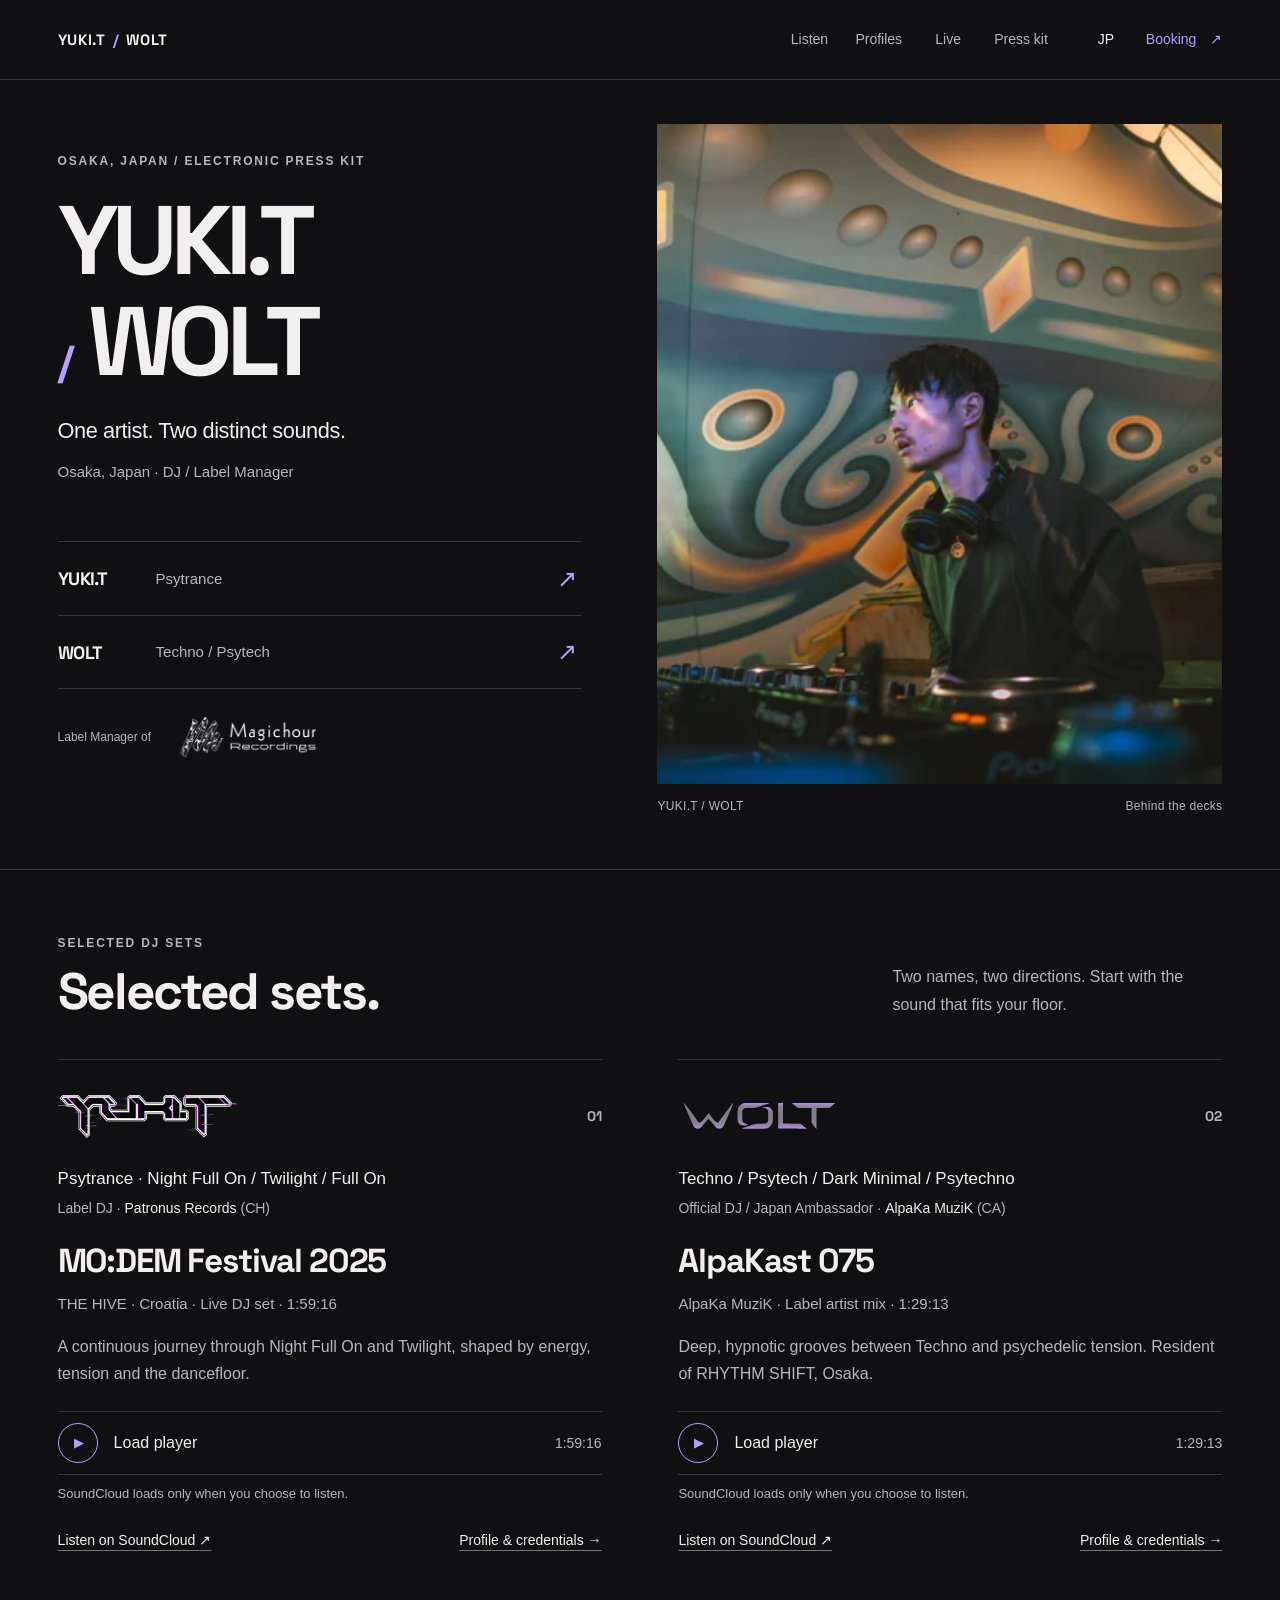
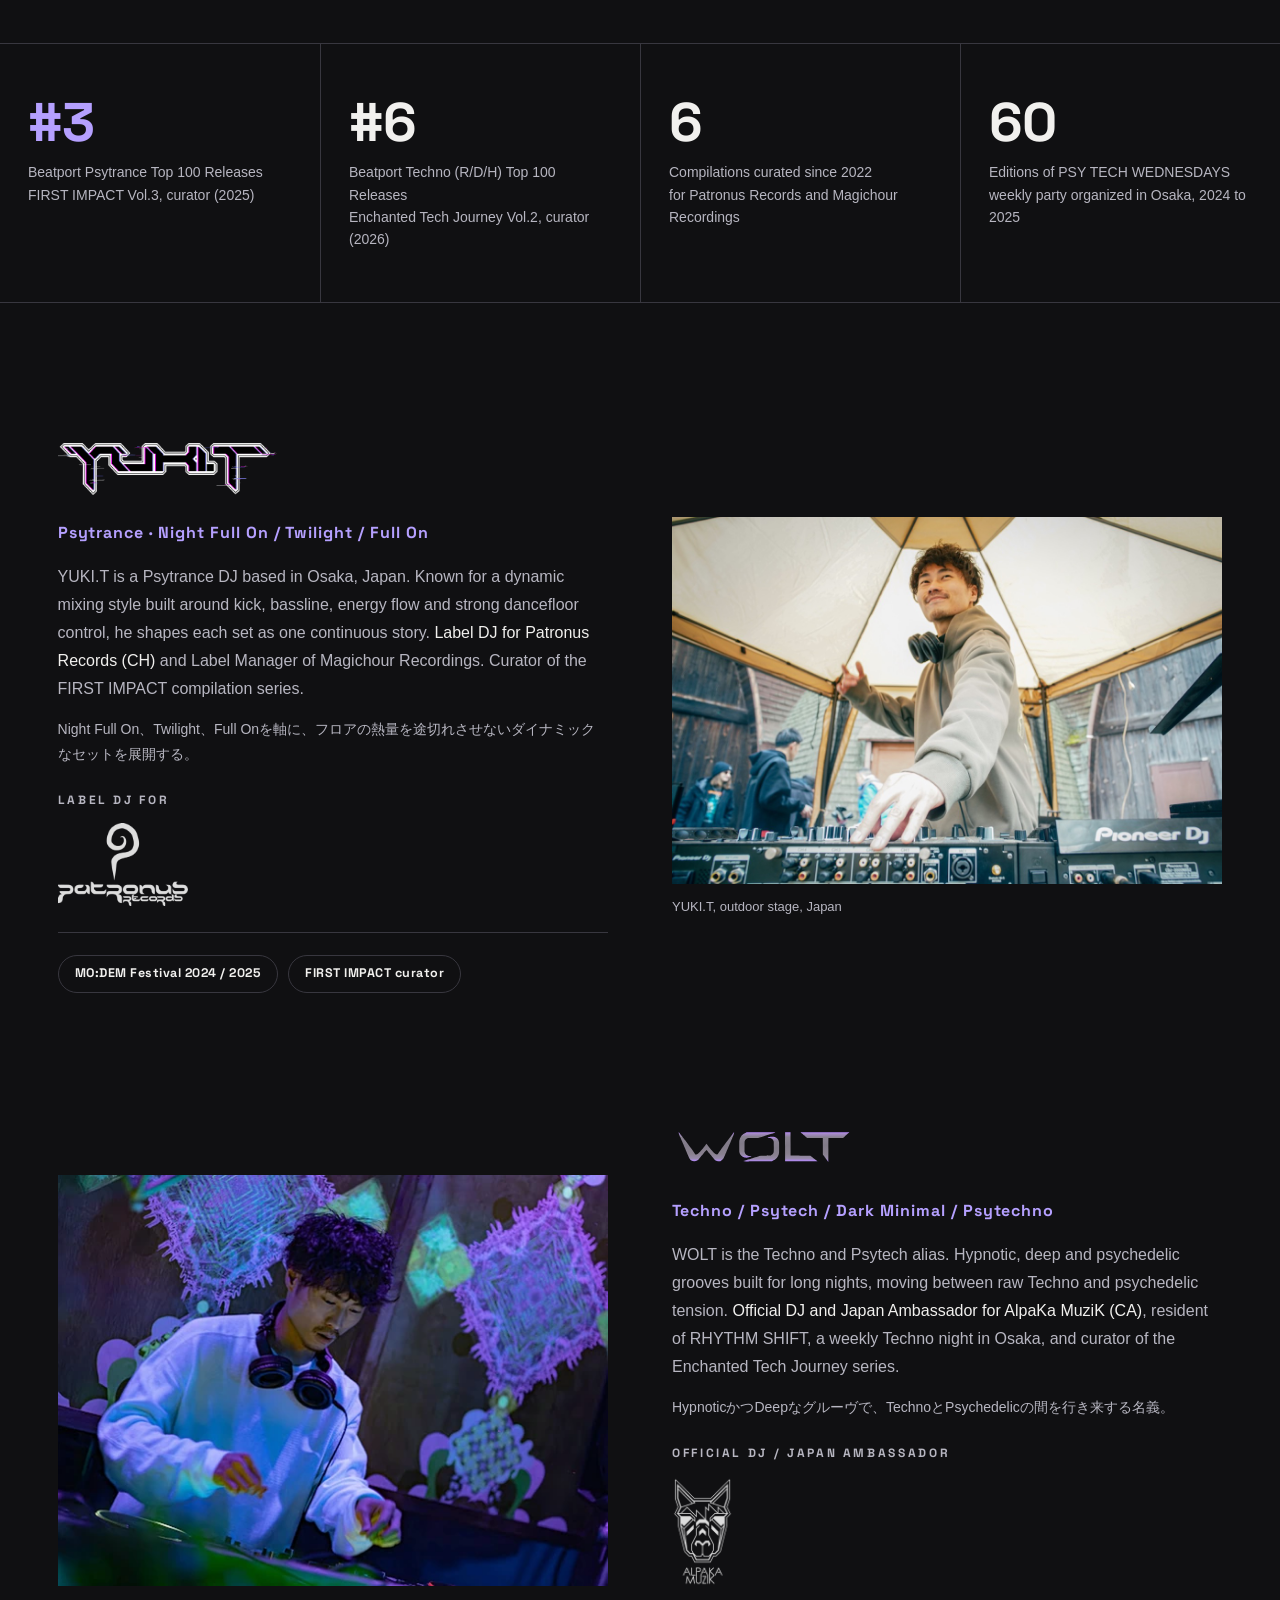
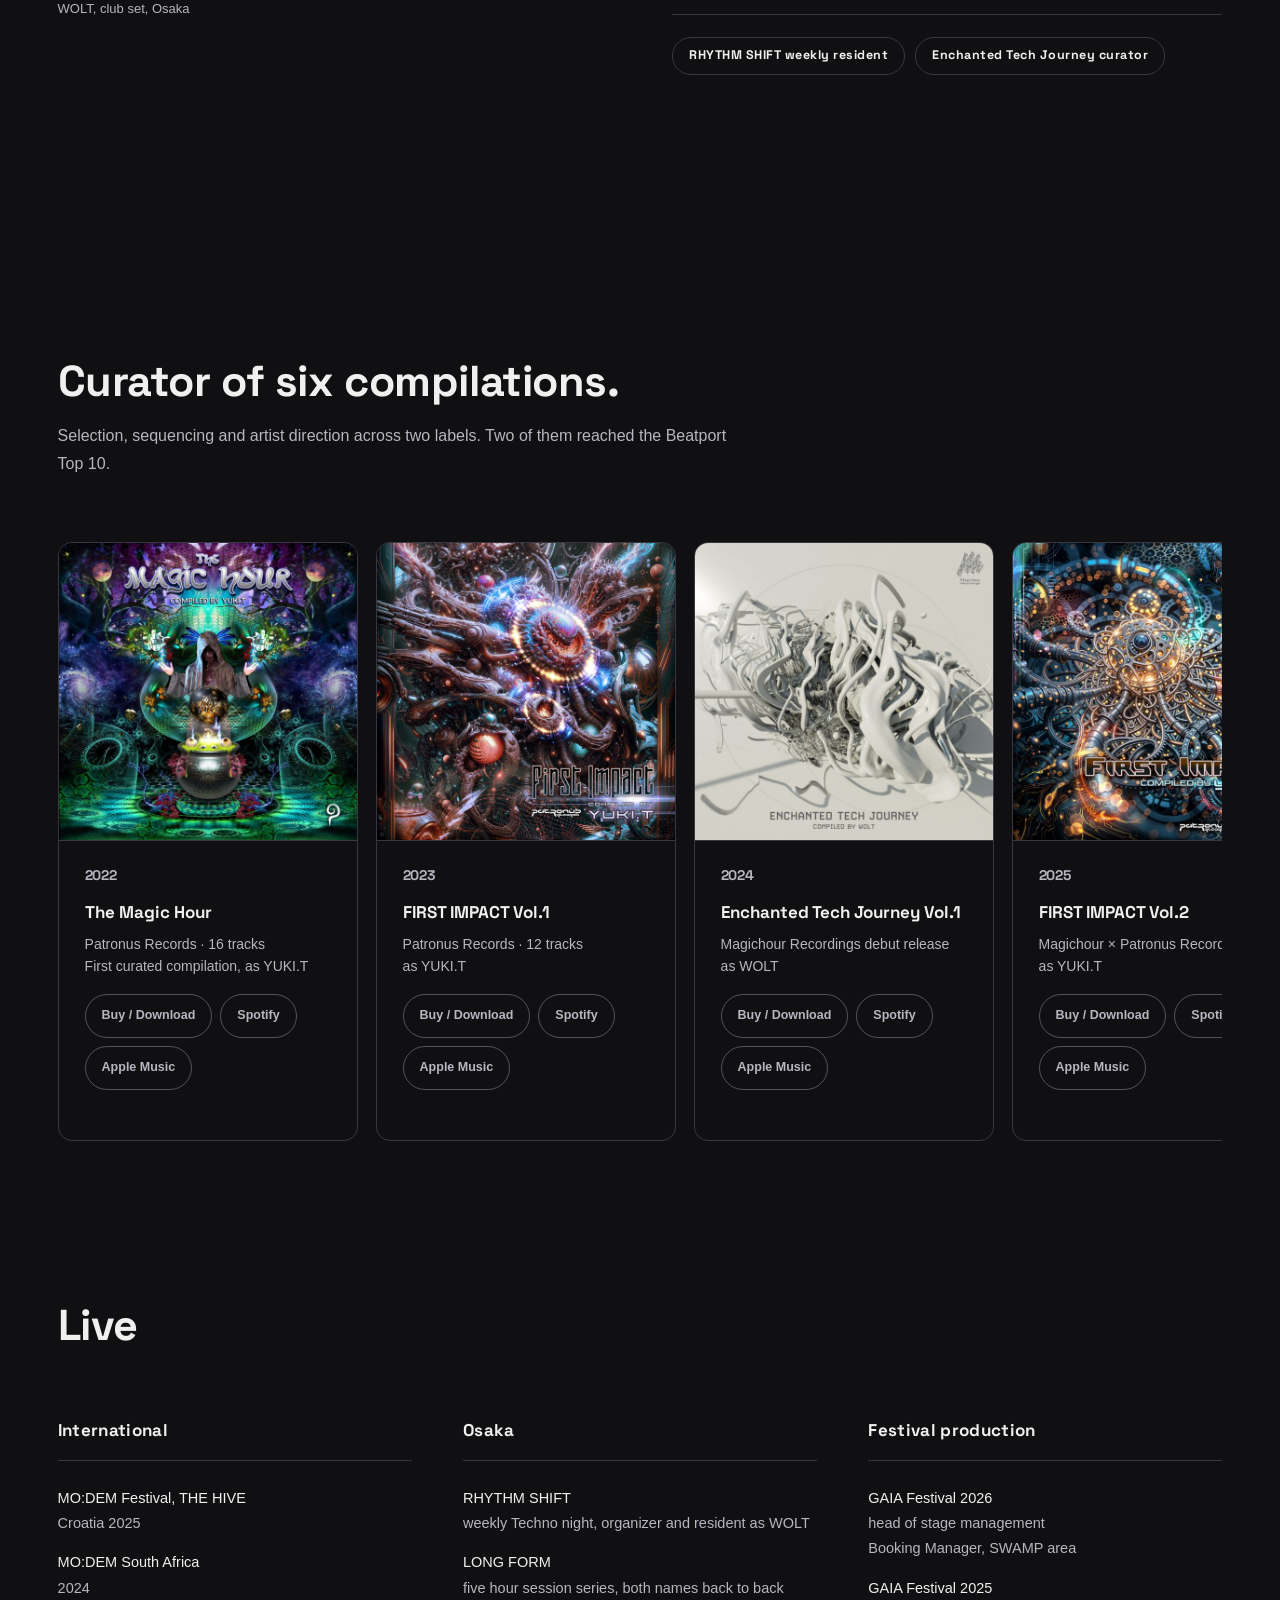
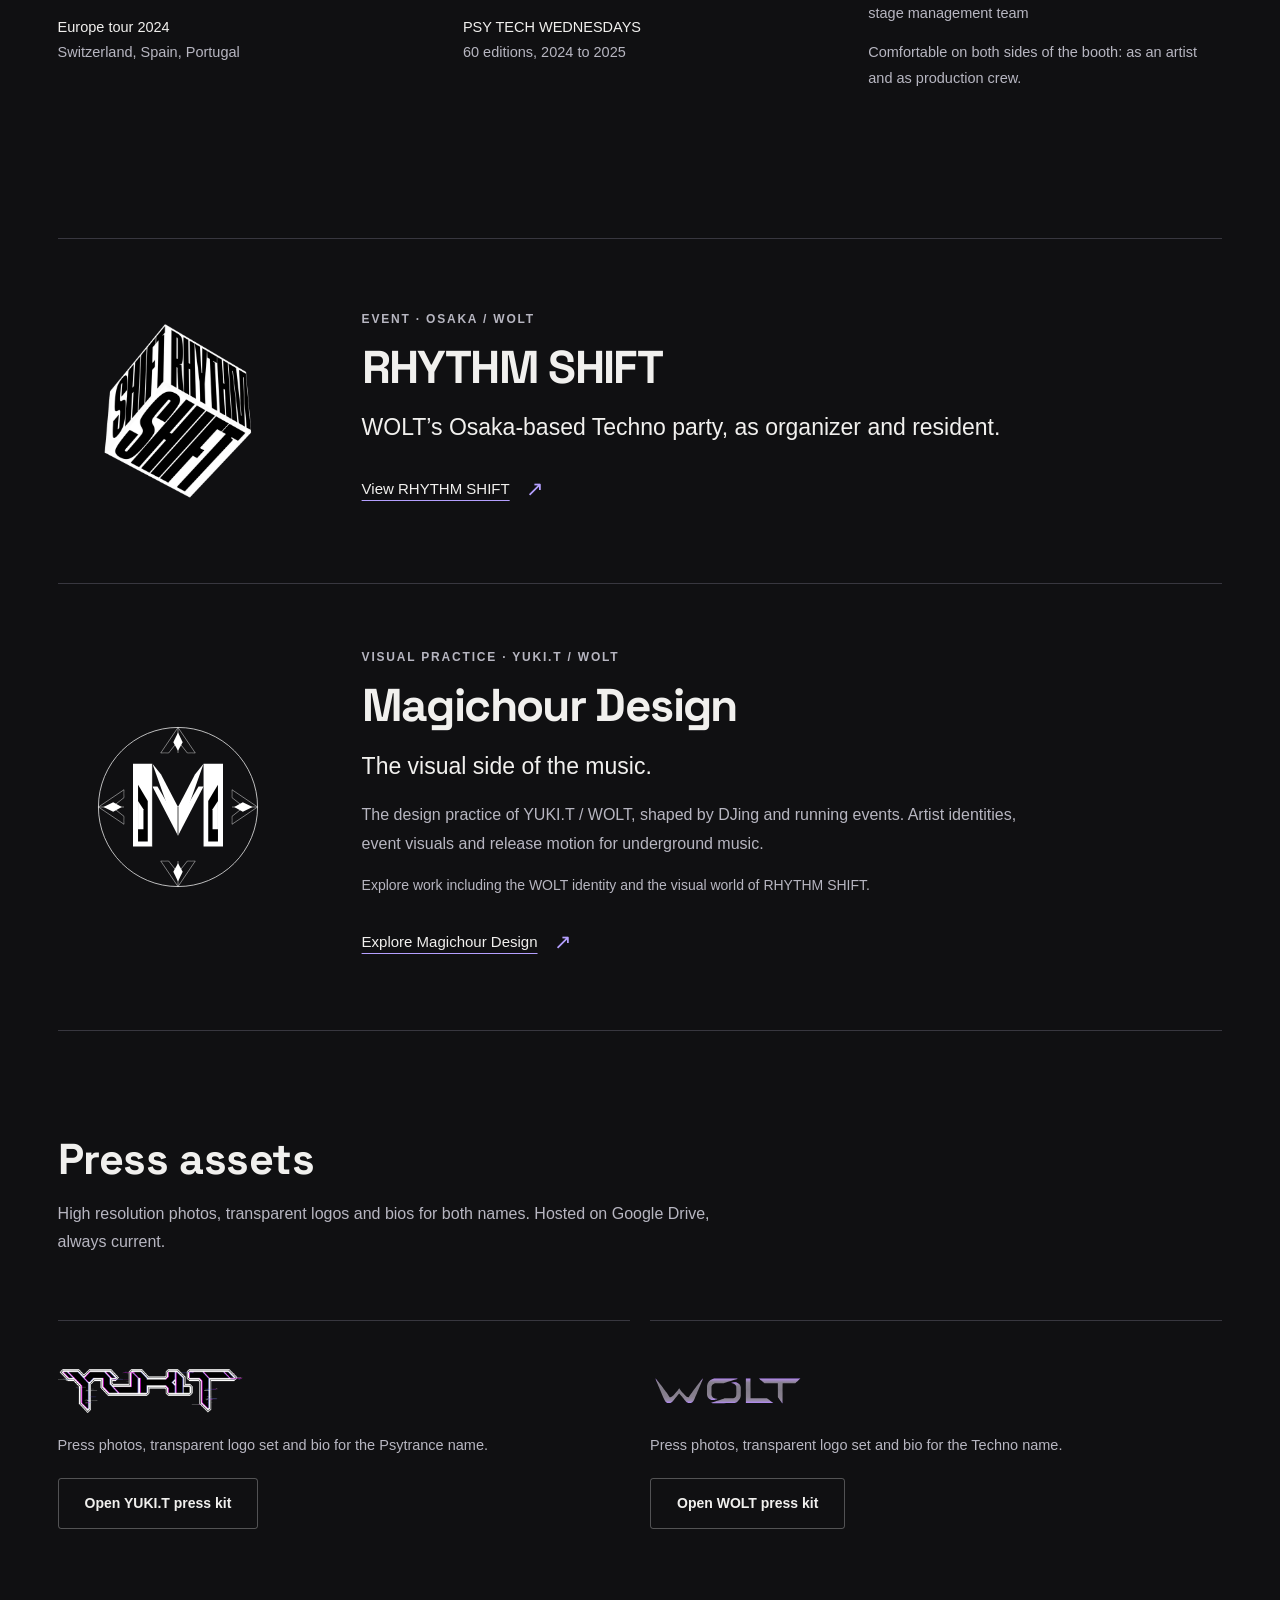
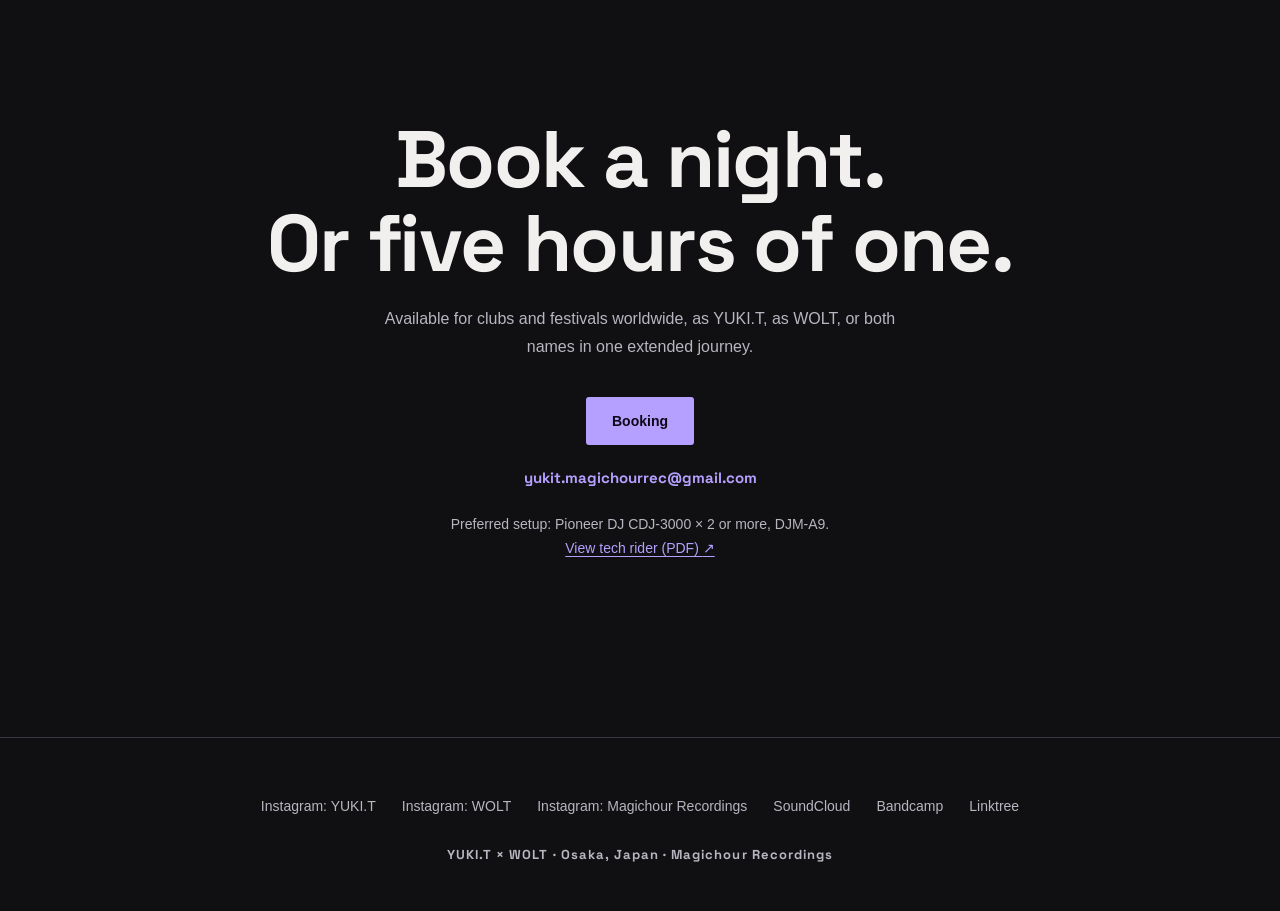
<file: index.html>
<!DOCTYPE html>
<html lang="en">
<head>
<meta charset="UTF-8">
<meta name="viewport" content="width=device-width, initial-scale=1.0">
<link rel="icon" type="image/svg+xml" href="favicon.svg">
<link rel="apple-touch-icon" sizes="180x180" href="apple-touch-icon.png">
<title>YUKI.T × WOLT | Press Kit | Psytrance / Techno DJ, Osaka Japan</title>
<meta name="description" content="Official press kit of YUKI.T and WOLT. Psytrance and Techno DJ based in Osaka, Japan. Beatport Top 10 curator on both names. Label Manager of Magichour Recordings.">
<meta name="referrer" content="strict-origin-when-cross-origin">
<link rel="canonical" href="https://yukimagichour-1112.github.io/yukit-wolt-epk/">
<link rel="alternate" hreflang="en" href="https://yukimagichour-1112.github.io/yukit-wolt-epk/">
<link rel="alternate" hreflang="ja" href="https://yukimagichour-1112.github.io/yukit-wolt-epk/index-ja.html">
<link rel="alternate" hreflang="x-default" href="https://yukimagichour-1112.github.io/yukit-wolt-epk/">
<meta property="og:title" content="YUKI.T × WOLT | Press Kit">
<meta property="og:description" content="Psytrance and Techno DJ based in Osaka, Japan. Beatport Top 10 curator on both names.">
<meta property="og:url" content="https://yukimagichour-1112.github.io/yukit-wolt-epk/">
<meta property="og:image" content="https://yukimagichour-1112.github.io/yukit-wolt-epk/assets/og-epk.jpg">
<meta property="og:type" content="website">
<meta property="og:locale" content="en_US">
<meta property="og:locale:alternate" content="ja_JP">
<meta name="twitter:card" content="summary_large_image">
<style>
  :root {
    --bg: #0a0a0d;
    --bg-raised: #101016;
    --line: rgba(255, 255, 255, .09);
    --text: #ececf1;
    --text-dim: #9b9ba6;
    --accent: #9d7bff;
    --accent-dim: rgba(157, 123, 255, .13);
    --font-display: "Space Grotesk", "Noto Sans JP", sans-serif;
    --font-body: "Noto Sans JP", sans-serif;
    --radius: 14px;
  }

  * { margin: 0; padding: 0; box-sizing: border-box; }
  html { scroll-behavior: smooth; }
  body {
    background: var(--bg);
    color: var(--text);
    font-family: var(--font-body);
    font-size: 16px;
    line-height: 1.8;
    overflow-x: hidden;
    -webkit-font-smoothing: antialiased;
  }
  ::selection { background: var(--accent); color: #0a0a0d; }
  img { max-width: 100%; height: auto; display: block; }
  a { color: inherit; text-decoration: none; }
  a:focus-visible { outline: 3px solid var(--accent); outline-offset: 4px; }
  .wrap { max-width: 1280px; margin: 0 auto; padding: 0 24px; }
  .skip-link {
    position: fixed; top: 8px; left: 12px; z-index: 100;
    padding: 10px 16px; border-radius: 8px;
    background: var(--accent); color: #0c0817; font-weight: 700;
    transform: translateY(-140%);
  }
  .skip-link:focus { transform: translateY(0); }

  .grain {
    position: fixed; inset: 0; z-index: 60; pointer-events: none;
    opacity: .05;
    background-image: url("data:image/svg+xml,%3Csvg xmlns='http://www.w3.org/2000/svg' width='160' height='160'%3E%3Cfilter id='n'%3E%3CfeTurbulence type='fractalNoise' baseFrequency='0.9' numOctaves='2'/%3E%3C/filter%3E%3Crect width='160' height='160' filter='url(%23n)' opacity='0.7'/%3E%3C/svg%3E");
  }

  .reveal {
    opacity: 0;
    transform: translateY(26px);
    transition: opacity .8s cubic-bezier(.16, 1, .3, 1), transform .8s cubic-bezier(.16, 1, .3, 1);
    transition-delay: calc(var(--i, 0) * 90ms);
  }
  .reveal.in { opacity: 1; transform: none; }

  /* =========== NAV =========== */
  nav {
    position: fixed; top: 0; left: 0; right: 0; z-index: 50;
    height: 64px;
    display: flex; align-items: center; justify-content: space-between;
    padding: 0 24px;
    background: rgba(10, 10, 13, .72);
    backdrop-filter: blur(14px);
    -webkit-backdrop-filter: blur(14px);
    border-bottom: 1px solid var(--line);
  }
  .nav-brand {
    font-family: var(--font-display);
    font-weight: 700; font-size: 15px; letter-spacing: .14em;
  }
  .nav-links { display: flex; align-items: center; gap: 26px; }
  .nav-links a {
    font-family: var(--font-display); font-size: 13.5px; font-weight: 500;
    color: var(--text-dim); letter-spacing: .04em;
    transition: color .25s;
  }
  .nav-links a:hover { color: var(--text); }
  .nav-links a.btn-primary, .nav-links a.btn-primary:hover { color: #0c0817; }
  .btn {
    display: inline-flex; align-items: center; justify-content: center;
    gap: 8px; white-space: nowrap;
    font-family: var(--font-body); font-weight: 700; font-size: 14px;
    padding: 12px 26px; border-radius: 999px;
    transition: transform .25s cubic-bezier(.16, 1, .3, 1), background .25s, color .25s, border-color .25s;
  }
  .btn:active { transform: scale(.98); }
  .btn-primary { background: var(--accent); color: #0c0817; }
  .btn-primary:hover { background: #b096ff; transform: translateY(-1px); }
  .btn-ghost { border: 1px solid rgba(255, 255, 255, .28); color: var(--text); }
  .btn-ghost:hover { border-color: var(--accent); color: var(--accent); transform: translateY(-1px); }
  nav .btn { min-height: 44px; padding: 9px 20px; font-size: 13px; }
  .lang-switch {
    min-width: 44px; min-height: 44px; padding: 8px 12px;
    border: 1px solid rgba(255, 255, 255, .28);
    color: var(--text); background: rgba(10, 10, 13, .55);
  }
  .lang-switch:hover { border-color: var(--accent); color: var(--accent); }

  /* =========== HERO =========== */
  .hero {
    position: relative;
    min-height: 100dvh;
    display: flex; align-items: flex-end;
    overflow: hidden;
  }
  .hero-bg {
    position: absolute; inset: 0;
    background-image: url("assets/hero-yukit.jpg");
    background-size: cover;
    background-position: 70% 30%;
  }
  .hero-bg::after {
    content: "";
    position: absolute; inset: 0;
    background:
      linear-gradient(to top, rgba(10, 10, 13, .96) 8%, rgba(10, 10, 13, .45) 45%, rgba(10, 10, 13, .25) 100%),
      linear-gradient(to right, rgba(10, 10, 13, .72), transparent 55%);
  }
  .hero-inner {
    position: relative; z-index: 2;
    width: 100%; max-width: 1280px; margin: 0 auto;
    padding: 120px 24px 72px;
  }
  .hero-meta {
    font-family: var(--font-display); font-size: 13px; font-weight: 500;
    letter-spacing: .18em; text-transform: uppercase;
    color: var(--accent);
    margin-bottom: 20px;
  }
  .hero h1 {
    font-family: var(--font-display);
    font-size: clamp(3rem, 8.5vw, 6.6rem);
    font-weight: 700; line-height: .98; letter-spacing: -.02em;
    margin-bottom: 20px;
  }
  .hero-sub {
    font-size: clamp(15px, 1.6vw, 17.5px);
    color: var(--text-dim);
    max-width: 36em;
    margin-bottom: 36px;
  }
  .hero-sub strong { color: var(--text); font-weight: 500; }
  .hero-ctas { display: flex; gap: 14px; flex-wrap: wrap; }
  @keyframes rise { from { opacity: 0; transform: translateY(28px); } to { opacity: 1; transform: none; } }
  .hero-inner > * { animation: rise .9s cubic-bezier(.16, 1, .3, 1) backwards; }
  .hero-inner > *:nth-child(1) { animation-delay: .05s; }
  .hero-inner > *:nth-child(2) { animation-delay: .18s; }
  .hero-inner > *:nth-child(3) { animation-delay: .32s; }
  .hero-inner > *:nth-child(4) { animation-delay: .46s; }
  .hero-inner > *:nth-child(5) { animation-delay: .60s; }

  /* ---- hero label affiliation ---- */
  .hero-affiliation {
    margin-top: 26px;
    display: flex; flex-direction: column; align-items: flex-start; gap: 10px;
  }
  .affiliation-heading {
    font-family: var(--font-display); font-size: 10.5px; font-weight: 500;
    letter-spacing: .22em; text-transform: uppercase;
    color: var(--text-dim);
  }
  .hero-affiliation img { width: 200px; max-width: 56vw; opacity: .88; }

  /* =========== SECTIONS =========== */
  section { padding: clamp(90px, 11vw, 140px) 0; }
  .section-head { max-width: 760px; margin-bottom: clamp(40px, 5.5vw, 64px); }
  .section-head h2 {
    font-family: var(--font-display);
    font-size: clamp(1.8rem, 3.8vw, 2.7rem);
    font-weight: 700; line-height: 1.22; letter-spacing: -.01em;
  }
  .section-head p { color: var(--text-dim); margin-top: 14px; max-width: 42em; }

  /* ---- stats ---- */
  .stats { padding: 0; border-bottom: 1px solid var(--line); }
  .stats-grid {
    display: grid;
    grid-template-columns: repeat(4, 1fr);
  }
  .stat {
    padding: clamp(36px, 4vw, 56px) 28px;
    border-left: 1px solid var(--line);
  }
  .stat:first-child { border-left: 0; }
  .stat.is-accent { background: radial-gradient(ellipse at 50% 0%, var(--accent-dim), transparent 70%); }
  .stat-num {
    font-family: var(--font-display);
    font-size: clamp(2.2rem, 4.5vw, 3.4rem);
    font-weight: 700; line-height: 1; letter-spacing: -.02em;
  }
  .stat.is-accent .stat-num { color: var(--accent); }
  .stat-label { margin-top: 12px; font-size: 13.5px; color: var(--text-dim); line-height: 1.6; }

  /* ---- persona split ---- */
  .persona {
    display: grid;
    grid-template-columns: minmax(0, 6fr) minmax(0, 6fr);
    gap: clamp(36px, 5vw, 80px);
    align-items: center;
  }
  .persona + .persona { margin-top: clamp(90px, 10vw, 130px); }
  .persona-photo { position: relative; }
  .persona-photo img {
    border-radius: var(--radius);
    border: 1px solid var(--line);
    width: 100%;
    box-shadow: 0 30px 80px rgba(60, 30, 140, .22);
  }
  .persona-photo figcaption { margin-top: 12px; font-size: 13px; color: var(--text-dim); }
  .persona-logo { height: 52px; width: auto; margin-bottom: 24px; }
  .persona-genre {
    font-family: var(--font-display); font-size: 14px; font-weight: 500;
    letter-spacing: .06em; color: var(--accent);
    margin-bottom: 16px;
  }
  .persona-bio { color: var(--text-dim); max-width: 36em; }
  .persona-bio strong { color: var(--text); font-weight: 500; }
  .persona-bio-jp { margin-top: 14px; font-size: 14px; color: var(--text-dim); }
  .persona-facts {
    margin-top: 26px; padding-top: 22px;
    border-top: 1px solid var(--line);
    display: flex; flex-wrap: wrap; gap: 10px;
  }
  .fact-pill {
    font-family: var(--font-display); font-size: 12.5px; font-weight: 500;
    letter-spacing: .04em; color: var(--text);
    border: 1px solid var(--line);
    border-radius: 999px;
    padding: 7px 16px;
  }
  .label-affiliation {
    margin-top: 24px;
    display: flex; flex-direction: column; align-items: flex-start; gap: 12px;
  }
  .label-affiliation img { opacity: .86; }
  .label-affiliation.is-patronus img { width: 130px; }
  .label-affiliation.is-alpaka img { height: 112px; width: auto; }

  /* ---- listen ---- */
  .listen { background: var(--bg-raised); border-top: 1px solid var(--line); border-bottom: 1px solid var(--line); }
  .listen-grid {
    display: grid;
    grid-template-columns: 1fr 1fr;
    gap: 20px;
  }
  .listen-main { grid-column: 1 / -1; }
  .listen iframe {
    width: 100%; border: 0;
    border-radius: var(--radius);
    display: block;
  }
  .listen-main iframe { height: 300px; }
  .listen-grid iframe { height: 166px; }
  .listen-caption { margin-top: 12px; font-size: 13.5px; color: var(--text-dim); }

  /* ---- curation rail ---- */
  .rail {
    display: flex; gap: 18px;
    overflow-x: auto;
    scroll-snap-type: x mandatory;
    padding-bottom: 18px;
    scrollbar-width: thin;
    scrollbar-color: var(--accent) transparent;
  }
  .rail-card {
    flex: 0 0 300px;
    scroll-snap-align: start;
    border: 1px solid var(--line);
    border-radius: var(--radius);
    overflow: hidden;
    background: linear-gradient(165deg, var(--bg-raised), var(--bg) 75%);
  }
  .rail-card.is-hit {
    background:
      radial-gradient(ellipse at 80% 0%, var(--accent-dim), transparent 60%),
      linear-gradient(165deg, var(--bg-raised), var(--bg) 75%);
  }
  .rail-cover {
    width: 100%; aspect-ratio: 1; object-fit: cover; display: block;
    border-bottom: 1px solid var(--line);
  }
  .rail-body { padding: 22px 26px 28px; }
  .rail-year {
    font-family: var(--font-display);
    font-size: 2rem; font-weight: 700; letter-spacing: -.02em;
    color: var(--text-dim);
  }
  .rail-card.is-hit .rail-year { color: var(--accent); }
  .rail-title { margin-top: 14px; font-family: var(--font-display); font-weight: 700; font-size: 17px; line-height: 1.4; }
  .rail-sub { margin-top: 8px; font-size: 13.5px; color: var(--text-dim); line-height: 1.6; }
  .rail-links { margin-top: 16px; display: flex; flex-wrap: wrap; gap: 8px; }
  .rail-links a {
    display: inline-flex; align-items: center; justify-content: center;
    min-height: 44px; padding: 0 16px;
    border: 1px solid rgba(255, 255, 255, .28); border-radius: 999px;
    font-family: var(--font-body); font-weight: 600; font-size: 12.5px;
    color: var(--text-dim); white-space: nowrap;
    transition: border-color .25s, color .25s;
  }
  .rail-links a:hover { border-color: var(--accent); color: var(--accent); }

  /* ---- live ---- */
  .live-grid {
    display: grid;
    grid-template-columns: repeat(3, 1fr);
    gap: clamp(28px, 4vw, 56px);
  }
  .live-col h3 {
    font-family: var(--font-display);
    font-size: 17px; font-weight: 700; letter-spacing: .02em;
    padding-bottom: 14px; margin-bottom: 18px;
    border-bottom: 1px solid var(--line);
  }
  .live-col ul { list-style: none; }
  .live-col li { padding: 7px 0; color: var(--text-dim); font-size: 14.5px; }
  .live-col li strong { color: var(--text); font-weight: 500; }

  /* ---- press assets ---- */
  .kit-grid {
    display: grid;
    grid-template-columns: 1fr 1fr;
    gap: 20px;
  }
  .kit-card {
    border: 1px solid var(--line);
    border-radius: var(--radius);
    padding: clamp(32px, 4vw, 48px);
    background: linear-gradient(160deg, var(--bg-raised), var(--bg) 70%);
    display: flex; flex-direction: column; align-items: flex-start; gap: 20px;
  }
  .kit-card img { height: 44px; width: auto; }
  .kit-card p { color: var(--text-dim); font-size: 14.5px; }

  /* =========== BOOKING =========== */
  .booking { text-align: center; }
  .booking h2 {
    font-family: var(--font-display);
    font-size: clamp(2.6rem, 7vw, 5rem);
    font-weight: 700; letter-spacing: -.02em; line-height: 1.05;
  }
  .booking p {
    color: var(--text-dim);
    max-width: 34em; margin: 20px auto 36px;
  }
  .booking-mail {
    display: block;
    margin-top: 20px;
    font-family: var(--font-display); font-size: 15px;
    color: var(--text-dim);
  }
  .booking-mail a { color: var(--accent); }
  .booking-rider { margin-top: 28px; font-size: 13.5px; color: var(--text-dim); }
  .booking-rider a { color: var(--accent); text-decoration: underline; text-underline-offset: 3px; white-space: nowrap; }

  /* =========== FOOTER =========== */
  footer { border-top: 1px solid var(--line); padding: 56px 0 44px; }
  .footer-links {
    display: flex; justify-content: center; gap: 26px; flex-wrap: wrap;
    font-size: 14px; color: var(--text-dim);
    margin-bottom: 26px;
  }
  .footer-links a { transition: color .25s; }
  .footer-links a:hover { color: var(--accent); }
  @media (max-width: 767px) { .footer-links a { display: inline-flex; align-items: center; min-height: 44px; } }
  .footer-note {
    text-align: center;
    font-family: var(--font-display);
    font-size: 13px; letter-spacing: .08em; color: var(--text-dim);
  }

  /* =========== MOBILE =========== */
  @media (max-width: 900px) {
    .nav-links a:not(.btn) { display: none; }
    .nav-links { gap: 10px; }
  }
  @media (max-width: 420px) {
    nav { padding: 0 12px; }
    .nav-brand { font-size: 12px; letter-spacing: .08em; }
    .nav-links { gap: 8px; }
    nav .btn { padding: 8px 12px; }
    .kit-card .btn { width: 100%; padding-inline: 16px; white-space: normal; text-align: center; }
  }
  @media (max-width: 767px) {
    .wrap { padding: 0 20px; }
    .hero-inner { padding: 100px 20px 56px; }
    .hero-affiliation img { width: 150px; }
    .stats-grid { grid-template-columns: 1fr 1fr; }
    .stat { border-left: 0; border-top: 1px solid var(--line); }
    .stat:nth-child(even) { border-left: 1px solid var(--line); }
    .stat:nth-child(-n+2) { border-top: 0; }
    .persona { grid-template-columns: 1fr; gap: 32px; }
    .persona.is-flip .persona-photo { order: -1; }
    .listen-grid { grid-template-columns: 1fr; }
    .live-grid { grid-template-columns: 1fr; }
    .kit-grid { grid-template-columns: 1fr; }
    .rail-card { flex-basis: 260px; }
  }

  /* =========== REDUCED MOTION =========== */
  @media (prefers-reduced-motion: reduce) {
    html { scroll-behavior: auto; }
    .hero-inner > * { animation: none; }
    .reveal { opacity: 1; transform: none; transition: none; }
  }
</style>
<link rel="stylesheet" href="prototype.css">
<meta name="robots" content="noindex, nofollow">
</head>
<body>

<a class="skip-link" href="#main-content">Skip to content</a>


<nav class="epk-nav" aria-label="Primary navigation">
      <a class="epk-brand" href="#top">YUKI.T <span aria-hidden="true">/</span> WOLT</a>
      <div class="epk-links"><a href="#music">Listen</a><a href="#yukit">Profiles</a><a href="#live">Live</a><a href="#presskit">Press kit</a></div>
      <div class="epk-actions"><a class="epk-language" href="index-ja.html" hreflang="ja" aria-label="日本語版を開く">JP</a><a class="epk-book" href="#booking">Booking <span aria-hidden="true">↗</span></a></div>
    </nav>

<main id="main-content">
<!-- =========== HERO =========== -->
<header class="editorial-hero" id="top">
      <div class="hero-copy"><p class="eyebrow">Osaka, Japan / Electronic press kit</p>
      <h1><span>YUKI.T</span><span class="second-name"><i aria-hidden="true">/</i> WOLT</span></h1>
      <p class="hero-intro">One artist. Two distinct sounds.</p><p class="hero-location">Osaka, Japan · DJ / Label Manager</p></div>
      <figure class="hero-image"><picture><source media="(min-width:768px)" srcset="assets/hero-portrait-640.webp 640w, assets/hero-portrait-960.webp 960w" sizes="45vw"><img src="assets/hero-1100.webp" srcset="assets/hero-640.webp 640w, assets/hero-1100.webp 1100w" sizes="(max-width:767px) 100vw, 50vw" alt="YUKI.T / WOLT behind the decks" fetchpriority="high" width="1100" height="733"></picture><figcaption><span>YUKI.T / WOLT</span><span>Behind the decks</span></figcaption></figure>
      <div class="hero-routes"><a class="alias-route" href="#set-yukit" aria-label="YUKI.T · Listen"><strong>YUKI.T</strong><span>Psytrance</span><b aria-hidden="true">↗</b></a>
      <a class="alias-route" href="#set-wolt" aria-label="WOLT · Listen"><strong>WOLT</strong><span>Techno / Psytech</span><b aria-hidden="true">↗</b></a>
      <div class="hero-credit"><p>Label Manager of</p><img src="assets/logo-magichour-320.webp" alt="Magichour Recordings" width="3000" height="888"></div></div>
    </header>
<section class="featured-sets" id="music" aria-labelledby="sets-title"><div class="wrap">
      <div class="sets-heading"><div><p class="eyebrow">Selected DJ sets</p><h2 id="sets-title">Selected sets.</h2></div><p>Two names, two directions. Start with the sound that fits your floor.</p></div>
      <div class="set-grid"><article class="set-card" id="set-yukit" aria-label="YUKI.T">
      <div class="set-identity"><img class="set-logo" src="assets/logo-yukit.png" alt="YUKI.T" loading="lazy" width="560" height="133"><span class="set-number" aria-hidden="true">01</span></div>
      <p class="set-genre">Psytrance · Night Full On / Twilight / Full On</p>
      <p class="set-label">Label DJ · <strong>Patronus Records</strong> (CH)</p>
      <h3>MO:DEM Festival 2025</h3><p class="set-context">THE HIVE · Croatia · Live DJ set · <span class="duration">1:59:16</span></p>
      <p class="set-description">A continuous journey through Night Full On and Twilight, shaped by energy, tension and the dancefloor.</p>
      <div class="set-actions"><button class="player-load" type="button" hidden aria-controls="player-yukit" aria-expanded="false" data-player="https://w.soundcloud.com/player/?url=https%3A%2F%2Fsoundcloud.com%2Fmo_dem%2Fyuki-t-the-hive-modem-festival%3Fin%3Dyuki_t%2Fsets%2Fmix_playlist&amp;color=%239d7bff&amp;auto_play=false&amp;hide_related=true&amp;show_comments=false&amp;show_teaser=false" data-title="YUKI.T — MO:DEM Festival 2025" data-loading="Opening SoundCloud…" data-loaded="Close player" data-fallback="Player unavailable? Use the direct SoundCloud link below." data-ready="Press play in the player. If it does not work, open SoundCloud below.">
        <span class="play-symbol" aria-hidden="true">▶</span><span data-button-text>Load player</span><span class="duration">1:59:16</span>
      </button><p class="player-note">SoundCloud loads only when you choose to listen.</p><div class="player-slot" id="player-yukit"></div><p class="player-status" role="status"></p>
      <div class="set-links"><a href="https://soundcloud.com/mo_dem/yuki-t-the-hive-modem-festival" target="_blank" rel="noopener noreferrer" aria-label="YUKI.T — Listen on SoundCloud ↗">Listen on SoundCloud ↗</a><a href="#yukit">Profile & credentials →</a></div></div>
    </article><article class="set-card" id="set-wolt" aria-label="WOLT">
      <div class="set-identity"><img class="set-logo" src="assets/logo-wolt-epk.svg" alt="WOLT" loading="lazy" width="560" height="158"><span class="set-number" aria-hidden="true">02</span></div>
      <p class="set-genre">Techno / Psytech / Dark Minimal / Psytechno</p>
      <p class="set-label">Official DJ / Japan Ambassador · <strong>AlpaKa MuziK</strong> (CA)</p>
      <h3>AlpaKast 075</h3><p class="set-context">AlpaKa MuziK · Label artist mix · <span class="duration">1:29:13</span></p>
      <p class="set-description">Deep, hypnotic grooves between Techno and psychedelic tension. Resident of RHYTHM SHIFT, Osaka.</p>
      <div class="set-actions"><button class="player-load" type="button" hidden aria-controls="player-wolt" aria-expanded="false" data-player="https://w.soundcloud.com/player/?url=https%3A%2F%2Fsoundcloud.com%2Falpakamuzik%2Falpakast075-wolt-jp%3Fin%3Dwolt-magichour-recordings%2Fsets%2Fdj-set&amp;color=%239d7bff&amp;auto_play=false&amp;hide_related=true&amp;show_comments=false&amp;show_teaser=false" data-title="WOLT — AlpaKast 075" data-loading="Opening SoundCloud…" data-loaded="Close player" data-fallback="Player unavailable? Use the direct SoundCloud link below." data-ready="Press play in the player. If it does not work, open SoundCloud below.">
        <span class="play-symbol" aria-hidden="true">▶</span><span data-button-text>Load player</span><span class="duration">1:29:13</span>
      </button><p class="player-note">SoundCloud loads only when you choose to listen.</p><div class="player-slot" id="player-wolt"></div><p class="player-status" role="status"></p>
      <div class="set-links"><a href="https://soundcloud.com/alpakamuzik/alpakast075-wolt-jp" target="_blank" rel="noopener noreferrer" aria-label="WOLT — Listen on SoundCloud ↗">Listen on SoundCloud ↗</a><a href="#wolt">Profile & credentials →</a></div></div>
    </article></div>
    </div></section>

<!-- =========== STATS =========== -->
<div class="stats" aria-label="Career highlights">
  <div class="stats-grid">
    <div class="stat is-accent reveal" style="--i:0">
      <p class="stat-num">#3</p>
      <p class="stat-label">Beatport Psytrance Top 100 Releases<br>FIRST IMPACT Vol.3, curator (2025)</p>
    </div>
    <div class="stat reveal" style="--i:1">
      <p class="stat-num">#6</p>
      <p class="stat-label">Beatport Techno (R/D/H) Top 100 Releases<br>Enchanted Tech Journey Vol.2, curator (2026)</p>
    </div>
    <div class="stat reveal" style="--i:2">
      <p class="stat-num">6</p>
      <p class="stat-label">Compilations curated since 2022<br>for Patronus Records and Magichour Recordings</p>
    </div>
    <div class="stat reveal" style="--i:3">
      <p class="stat-num">60</p>
      <p class="stat-label">Editions of PSY TECH WEDNESDAYS<br>weekly party organized in Osaka, 2024 to 2025</p>
    </div>
  </div>
</div>

<!-- =========== PERSONAS =========== -->
<section id="yukit">
  <div class="wrap">
    <article class="persona">
      <div class="persona-copy reveal">
        <img class="persona-logo" src="assets/logo-yukit.png" alt="YUKI.T logo" width="560" height="133" loading="lazy">
        <p class="persona-genre">Psytrance · Night Full On / Twilight / Full On</p>
        <p class="persona-bio">YUKI.T is a Psytrance DJ based in Osaka, Japan. Known for a dynamic mixing style built around kick, bassline, energy flow and strong dancefloor control, he shapes each set as one continuous story. <strong>Label DJ for Patronus Records (CH)</strong> and Label Manager of Magichour Recordings. Curator of the FIRST IMPACT compilation series.</p>
        <p class="persona-bio-jp" lang="ja">Night Full On、Twilight、Full Onを軸に、フロアの熱量を途切れさせないダイナミックなセットを展開する。</p>
        <div class="label-affiliation is-patronus" role="group" aria-label="Label DJ for Patronus Records, Switzerland">
          <p class="affiliation-heading" aria-hidden="true">Label DJ for</p>
          <img src="assets/logo-patronus-white.png" alt="Patronus Records" loading="lazy" width="360" height="229">
        </div>
        <div class="persona-facts">
          <span class="fact-pill">MO:DEM Festival 2024 / 2025</span>
          <span class="fact-pill">FIRST IMPACT curator</span>
        </div>
      </div>
      <figure class="persona-photo reveal" style="--i:1">
        <img src="assets/photo-yukit.jpg" alt="YUKI.T playing an outdoor festival stage" loading="lazy" width="1200" height="800">
        <figcaption>YUKI.T, outdoor stage, Japan</figcaption>
      </figure>
    </article>

    <article class="persona is-flip" id="wolt">
      <figure class="persona-photo reveal">
        <img src="assets/WOLT_Photo_web-960.webp" srcset="assets/WOLT_Photo_web-560.webp 560w, assets/WOLT_Photo_web-960.webp 960w, assets/WOLT_Photo_web-1440.webp 1440w" sizes="(max-width: 767px) calc(100vw - 40px), (min-width: 1280px) 584px, calc((100vw - 48px - 5vw) / 2)" alt="WOLT behind the decks under ultraviolet light" loading="lazy" width="2280" height="1704">
        <figcaption>WOLT, club set, Osaka</figcaption>
      </figure>
      <div class="persona-copy reveal" style="--i:1">
        <img class="persona-logo" src="assets/logo-wolt-epk.svg" alt="WOLT logo" width="560" height="158" loading="lazy">
        <p class="persona-genre">Techno / Psytech / Dark Minimal / Psytechno</p>
        <p class="persona-bio">WOLT is the Techno and Psytech alias. Hypnotic, deep and psychedelic grooves built for long nights, moving between raw Techno and psychedelic tension. <strong>Official DJ and Japan Ambassador for AlpaKa MuziK (CA)</strong>, resident of RHYTHM SHIFT, a weekly Techno night in Osaka, and curator of the Enchanted Tech Journey series.</p>
        <p class="persona-bio-jp" lang="ja">HypnoticかつDeepなグルーヴで、TechnoとPsychedelicの間を行き来する名義。</p>
        <div class="label-affiliation is-alpaka" role="group" aria-label="Official DJ and Japan Ambassador for AlpaKa MuziK, Canada">
          <p class="affiliation-heading" aria-hidden="true">Official DJ / Japan Ambassador</p>
          <img src="assets/logo-alpaka-white-128.webp" alt="AlpaKa MuziK" loading="lazy" width="567" height="1045">
        </div>
        <div class="persona-facts">
          <span class="fact-pill">RHYTHM SHIFT weekly resident</span>
          <span class="fact-pill">Enchanted Tech Journey curator</span>
        </div>
      </div>
    </article>
  </div>
</section>

<!-- =========== CURATION =========== -->
<section>
  <div class="wrap">
    <div class="section-head reveal">
      <h2>Curator of six compilations.</h2>
      <p>Selection, sequencing and artist direction across two labels. Two of them reached the Beatport Top 10.</p>
    </div>
    <div class="rail reveal">
      <div class="rail-card">
        <img class="rail-cover" src="assets/cover-tmh.jpg" alt="The Magic Hour cover artwork" loading="lazy" width="640" height="640">
        <div class="rail-body">
          <p class="rail-year">2022</p>
          <p class="rail-title">The Magic Hour</p>
          <p class="rail-sub">Patronus Records · 16 tracks<br>First curated compilation, as YUKI.T</p>
          <div class="rail-links">
            <a href="https://patronusrecords.bandcamp.com/album/the-magic-hour" target="_blank" rel="noopener noreferrer" aria-label="Buy / Download The Magic Hour on Bandcamp">Buy / Download</a>
            <a href="https://open.spotify.com/album/6g0xEy5mJAwf7e7TvhOk9n" target="_blank" rel="noopener noreferrer" aria-label="Listen to The Magic Hour on Spotify">Spotify</a>
            <a href="https://music.apple.com/jp/album/the-magic-hour-compiled-by-by-dj-yuki-t/1735765924" target="_blank" rel="noopener noreferrer" aria-label="Listen to The Magic Hour on Apple Music">Apple Music</a>
          </div>
        </div>
      </div>
      <div class="rail-card">
        <img class="rail-cover" src="assets/cover-fi1.jpg" alt="FIRST IMPACT Vol.1 cover artwork" loading="lazy" width="640" height="640">
        <div class="rail-body">
          <p class="rail-year">2023</p>
          <p class="rail-title">FIRST IMPACT Vol.1</p>
          <p class="rail-sub">Patronus Records · 12 tracks<br>as YUKI.T</p>
          <div class="rail-links">
            <a href="https://patronusrecords.bandcamp.com/album/first-impact" target="_blank" rel="noopener noreferrer" aria-label="Buy / Download FIRST IMPACT Vol.1 on Bandcamp">Buy / Download</a>
            <a href="https://open.spotify.com/album/5bjxs8K05ZwikxhlXPN5so" target="_blank" rel="noopener noreferrer" aria-label="Listen to FIRST IMPACT Vol.1 on Spotify">Spotify</a>
            <a href="https://music.apple.com/us/album/first-impact-compiled-by-yuki-t/1708035884" target="_blank" rel="noopener noreferrer" aria-label="Listen to FIRST IMPACT Vol.1 on Apple Music">Apple Music</a>
          </div>
        </div>
      </div>
      <div class="rail-card">
        <img class="rail-cover" src="assets/cover-etj1.jpg" alt="Enchanted Tech Journey Vol.1 cover artwork" loading="lazy" width="640" height="640">
        <div class="rail-body">
          <p class="rail-year">2024</p>
          <p class="rail-title">Enchanted Tech Journey Vol.1</p>
          <p class="rail-sub">Magichour Recordings debut release<br>as WOLT</p>
          <div class="rail-links">
            <a href="https://magichourrecordings1.bandcamp.com/album/enchanted-tech-journey" target="_blank" rel="noopener noreferrer" aria-label="Buy / Download Enchanted Tech Journey Vol.1 on Bandcamp">Buy / Download</a>
            <a href="https://open.spotify.com/album/3iDE2It9Pi19BOgnTLL5mP" target="_blank" rel="noopener noreferrer" aria-label="Listen to Enchanted Tech Journey Vol.1 on Spotify">Spotify</a>
            <a href="https://music.apple.com/jp/album/enchanted-tech-journey/1797713641" target="_blank" rel="noopener noreferrer" aria-label="Listen to Enchanted Tech Journey Vol.1 on Apple Music">Apple Music</a>
          </div>
        </div>
      </div>
      <div class="rail-card">
        <img class="rail-cover" src="assets/cover-fi2.jpg" alt="FIRST IMPACT Vol.2 cover artwork" loading="lazy" width="640" height="640">
        <div class="rail-body">
          <p class="rail-year">2025</p>
          <p class="rail-title">FIRST IMPACT Vol.2</p>
          <p class="rail-sub">Magichour × Patronus Records<br>as YUKI.T</p>
          <div class="rail-links">
            <a href="https://patronusrecords.bandcamp.com/album/first-impact-vol-2" target="_blank" rel="noopener noreferrer" aria-label="Buy / Download FIRST IMPACT Vol.2 on Bandcamp">Buy / Download</a>
            <a href="https://open.spotify.com/album/2CbRNnBgHqfaC2L29tHZ9M" target="_blank" rel="noopener noreferrer" aria-label="Listen to FIRST IMPACT Vol.2 on Spotify">Spotify</a>
            <a href="https://music.apple.com/jp/album/first-impact-vol-2/1799034191" target="_blank" rel="noopener noreferrer" aria-label="Listen to FIRST IMPACT Vol.2 on Apple Music">Apple Music</a>
          </div>
        </div>
      </div>
      <div class="rail-card is-hit">
        <img class="rail-cover" src="assets/cover-fi3.jpg" alt="FIRST IMPACT Vol.3 cover artwork" loading="lazy" width="640" height="640">
        <div class="rail-body">
          <p class="rail-year">2025</p>
          <p class="rail-title">FIRST IMPACT Vol.3</p>
          <p class="rail-sub">Magichour Recordings<br>Beatport Psytrance Top 100, peak #3</p>
          <div class="rail-links">
            <a href="https://magichourrecordings1.bandcamp.com/album/first-impact-vol-3" target="_blank" rel="noopener noreferrer" aria-label="Buy / Download FIRST IMPACT Vol.3 on Bandcamp">Buy / Download</a>
            <a href="https://open.spotify.com/album/3z4AztadleroRqwLKBIJ5d" target="_blank" rel="noopener noreferrer" aria-label="Listen to FIRST IMPACT Vol.3 on Spotify">Spotify</a>
            <a href="https://music.apple.com/jp/album/first-impact-vol-3/1849636779" target="_blank" rel="noopener noreferrer" aria-label="Listen to FIRST IMPACT Vol.3 on Apple Music">Apple Music</a>
          </div>
        </div>
      </div>
      <div class="rail-card is-hit">
        <img class="rail-cover" src="assets/cover-etj2.jpg" alt="Enchanted Tech Journey Vol.2 cover artwork" loading="lazy" width="640" height="640">
        <div class="rail-body">
          <p class="rail-year">2026</p>
          <p class="rail-title">Enchanted Tech Journey Vol.2</p>
          <p class="rail-sub">Magichour Recordings<br>Beatport Techno (R/D/H) Top 100, peak #6</p>
          <div class="rail-links">
            <a href="https://magichourrecordings1.bandcamp.com/album/enchanted-tech-journey-vol-2" target="_blank" rel="noopener noreferrer" aria-label="Buy / Download Enchanted Tech Journey Vol.2 on Bandcamp">Buy / Download</a>
            <a href="https://open.spotify.com/album/2QGjyKwOTkfdWiDv20rzzc" target="_blank" rel="noopener noreferrer" aria-label="Listen to Enchanted Tech Journey Vol.2 on Spotify">Spotify</a>
            <a href="https://music.apple.com/jp/album/enchanted-tech-journey-vol-2/1880683133" target="_blank" rel="noopener noreferrer" aria-label="Listen to Enchanted Tech Journey Vol.2 on Apple Music">Apple Music</a>
          </div>
        </div>
      </div>
    </div>
  </div>
</section>

<!-- =========== LIVE =========== -->
<section id="live" style="padding-top: 0;">
  <div class="wrap">
    <div class="section-head reveal">
      <h2>Live</h2>
    </div>
    <div class="live-grid">
      <div class="live-col reveal" style="--i:0">
        <h3>International</h3>
        <ul>
          <li><strong>MO:DEM Festival, THE HIVE</strong><br>Croatia 2025</li>
          <li><strong>MO:DEM South Africa</strong><br>2024</li>
          <li><strong>Europe tour 2024</strong><br>Switzerland, Spain, Portugal</li>
        </ul>
      </div>
      <div class="live-col reveal" style="--i:1">
        <h3>Osaka</h3>
        <ul>
          <li><strong>RHYTHM SHIFT</strong><br>weekly Techno night, organizer and resident as WOLT</li>
          <li><strong>LONG FORM</strong><br>five hour session series, both names back to back</li>
          <li><strong>PSY TECH WEDNESDAYS</strong><br>60 editions, 2024 to 2025</li>
        </ul>
      </div>
      <div class="live-col reveal" style="--i:2">
        <h3>Festival production</h3>
        <ul>
          <li><strong>GAIA Festival 2026</strong><br>head of stage management<br>Booking Manager, SWAMP area</li>
          <li><strong>GAIA Festival 2025</strong><br>stage management team</li>
          <li>Comfortable on both sides of the booth: as an artist and as production crew.</li>
        </ul>
      </div>
    </div>

  </div>
</section>

<section class="design-practice rhythm-practice" id="rhythm-shift" aria-labelledby="rhythm-shift-title"><div class="wrap">
      <div class="design-practice-inner">
        <a class="design-mark rhythm-mark" href="https://rhythm-shift-osaka.pages.dev/" target="_blank" rel="noopener noreferrer" aria-label="RHYTHM SHIFT — website (new tab)">
          <img src="assets/rhythm-shift-logo-512.webp" alt="RHYTHM SHIFT" width="512" height="640" loading="lazy">
        </a>
        <div class="design-copy"><p class="eyebrow">EVENT · OSAKA / WOLT</p>
          <h2 id="rhythm-shift-title">RHYTHM SHIFT</h2><p class="design-lead">WOLT&rsquo;s Osaka-based Techno party, as organizer and resident.</p>
          <a class="design-visit" href="https://rhythm-shift-osaka.pages.dev/" target="_blank" rel="noopener noreferrer" aria-label="View RHYTHM SHIFT — new tab"><span class="design-visit-label">View RHYTHM SHIFT</span><span aria-hidden="true">↗</span></a>
        </div>
      </div>
    </div></section>

<section class="design-practice" id="design" aria-labelledby="design-title"><div class="wrap">
      <div class="design-practice-inner">
        <a class="design-mark" href="https://magichour-design-2026.pages.dev/" target="_blank" rel="noopener noreferrer" aria-label="Magichour Design — website (new tab)">
          <img src="assets/logo-magichour-design.svg" alt="Magichour Design" width="1080" height="1080" loading="lazy">
        </a>
        <div class="design-copy"><p class="eyebrow">Visual practice · YUKI.T / WOLT</p>
          <h2 id="design-title">Magichour Design</h2><p class="design-lead">The visual side of the music.</p>
          <p class="design-description">The design practice of YUKI.T / WOLT, shaped by DJing and running events. Artist identities, event visuals and release motion for underground music.</p><p class="design-proof">Explore work including the WOLT identity and the visual world of RHYTHM SHIFT.</p>
          <a class="design-visit" href="https://magichour-design-2026.pages.dev/" target="_blank" rel="noopener noreferrer" aria-label="Explore Magichour Design — new tab"><span class="design-visit-label">Explore Magichour Design</span><span aria-hidden="true">↗</span></a>
        </div>
      </div>
    </div></section>
<!-- =========== PRESS KIT =========== -->
<section id="presskit" style="padding-top: 0;">
  <div class="wrap">
    <div class="section-head reveal">
      <h2>Press assets</h2>
      <p>High resolution photos, transparent logos and bios for both names. Hosted on Google Drive, always current.</p>
    </div>
    <div class="kit-grid">
      <div class="kit-card reveal" style="--i:0">
        <img src="assets/logo-yukit.png" alt="YUKI.T logo" width="560" height="133" loading="lazy">
        <p>Press photos, transparent logo set and bio for the Psytrance name.</p>
        <a class="btn btn-ghost" href="https://drive.google.com/drive/folders/19dCMXq6Wt7kDbNYOg9AuS4HJr9VxEYZ3" target="_blank" rel="noopener noreferrer">Open YUKI.T press kit</a>
      </div>
      <div class="kit-card reveal" style="--i:1">
        <img src="assets/logo-wolt-epk.svg" alt="WOLT logo" width="560" height="158" loading="lazy">
        <p>Press photos, transparent logo set and bio for the Techno name.</p>
        <a class="btn btn-ghost" href="https://drive.google.com/drive/folders/1YA1HWwAey3cXBGT5UwU1rKdO1JU_mgo1" target="_blank" rel="noopener noreferrer">Open WOLT press kit</a>
      </div>
    </div>
  </div>
</section>

<!-- =========== BOOKING =========== -->
<section class="booking" id="booking" style="padding-top: 0;">
  <div class="wrap">
    <div class="reveal">
      <h2>Book a night.<br>Or five hours of one.</h2>
      <p>Available for clubs and festivals worldwide, as YUKI.T, as WOLT, or both names in one extended journey.</p>
      <a class="btn btn-primary" href="mailto:yukit.magichourrec@gmail.com?subject=Booking%20inquiry%20YUKI.T%20%2F%20WOLT">Booking</a>
      <span class="booking-mail"><a href="mailto:yukit.magichourrec@gmail.com">yukit.magichourrec@gmail.com</a></span>
      <p class="booking-rider">Preferred setup: Pioneer DJ CDJ-3000 × 2 or more, DJM-A9. <a href="https://drive.google.com/file/d/1v13gvBV4OplAFc9QI2pSCtie3MJVAzie/view" target="_blank" rel="noopener noreferrer" aria-label="View tech rider (PDF) (opens in a new tab)">View tech rider (PDF) <span aria-hidden="true">↗</span></a></p>
    </div>
  </div>
</section>
</main>

<!-- =========== FOOTER =========== -->
<footer>
  <div class="wrap">
    <div class="footer-links">
      <a href="https://www.instagram.com/yuki.t_magichour/" target="_blank" rel="noopener noreferrer">Instagram: YUKI.T</a>
      <a href="https://www.instagram.com/wolt_alpaka_magichour/" target="_blank" rel="noopener noreferrer">Instagram: WOLT</a>
      <a href="https://www.instagram.com/magichour_recordings/" target="_blank" rel="noopener noreferrer">Instagram: Magichour Recordings</a>
      <a href="https://soundcloud.com/wolt-magichour-recordings" target="_blank" rel="noopener noreferrer">SoundCloud</a>
      <a href="https://magichourrecordings1.bandcamp.com/" target="_blank" rel="noopener noreferrer">Bandcamp</a>
      <a href="https://linktr.ee/yuki.t_wolt" target="_blank" rel="noopener noreferrer">Linktree</a>
    </div>
    <p class="footer-note">YUKI.T × WOLT · Osaka, Japan · Magichour Recordings</p>
  </div>
</footer>

<script src="prototype.js" defer></script>

</body>
</html>
</file>
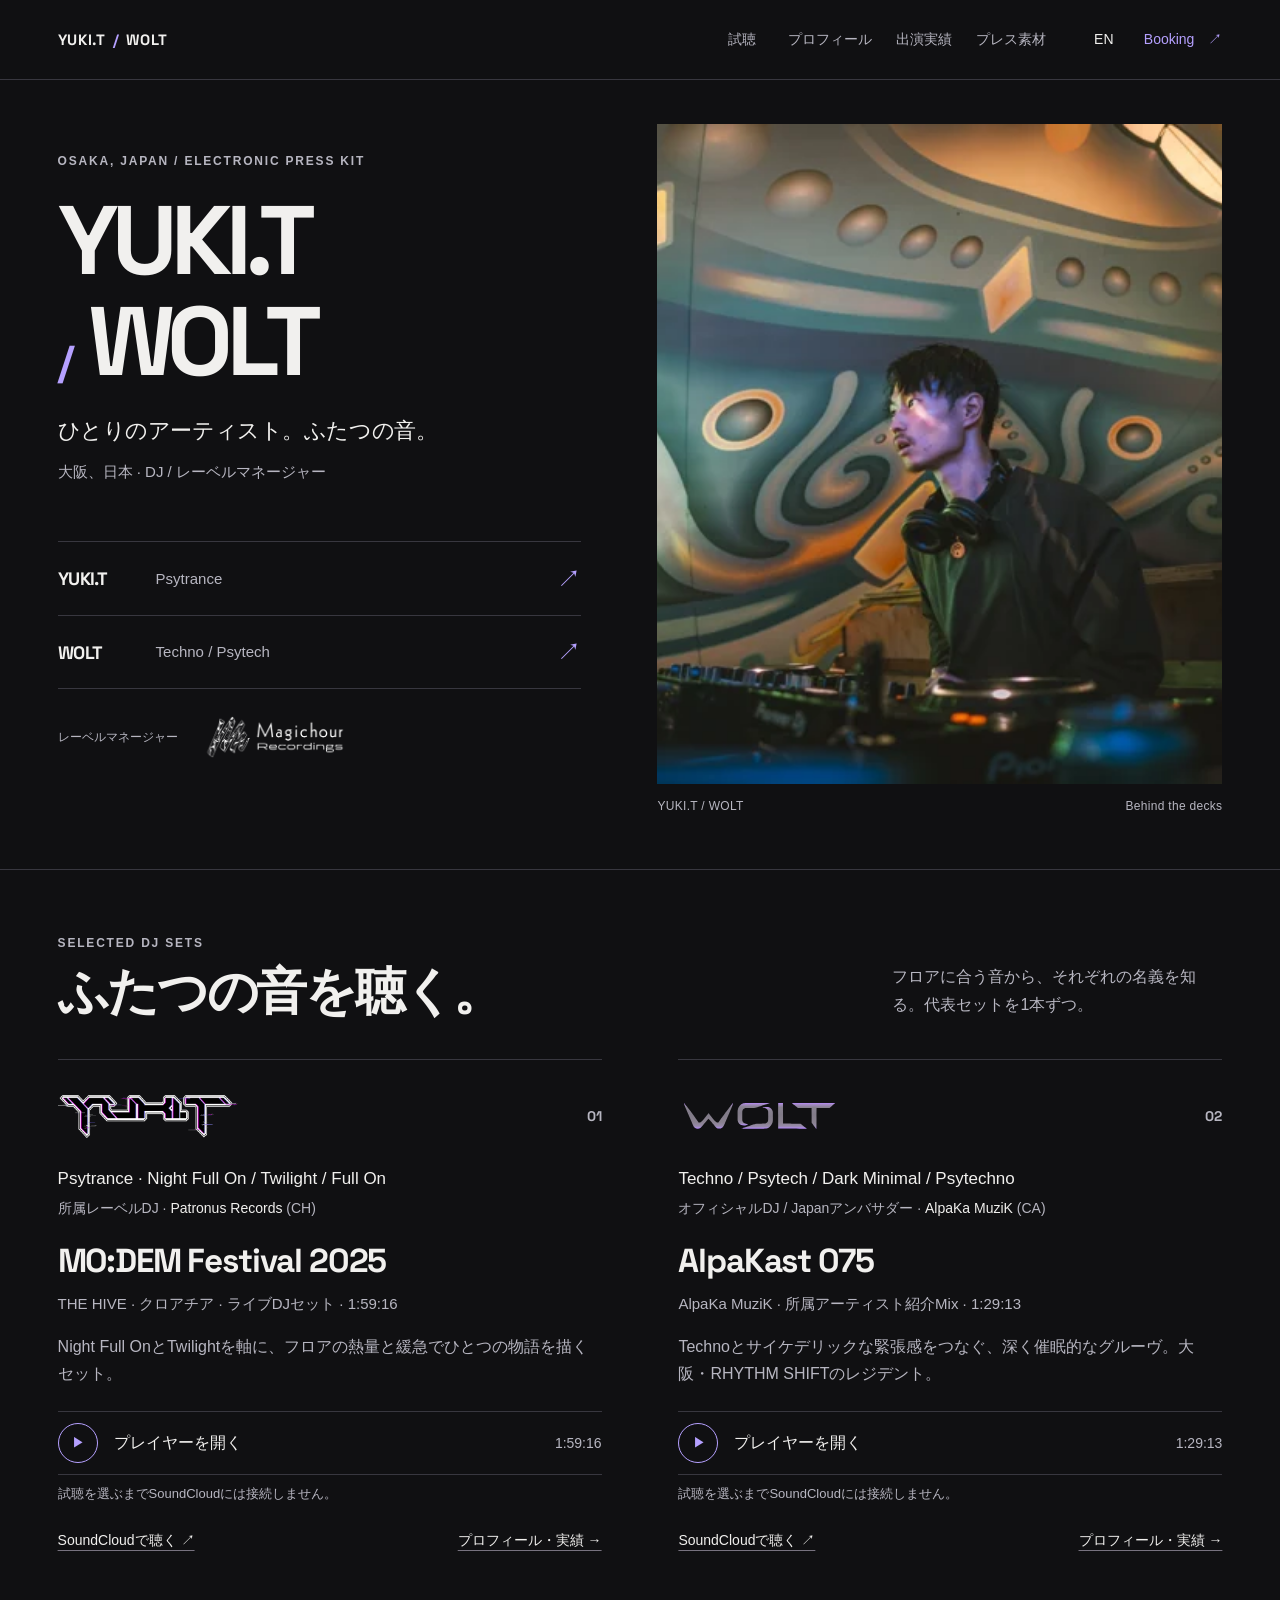
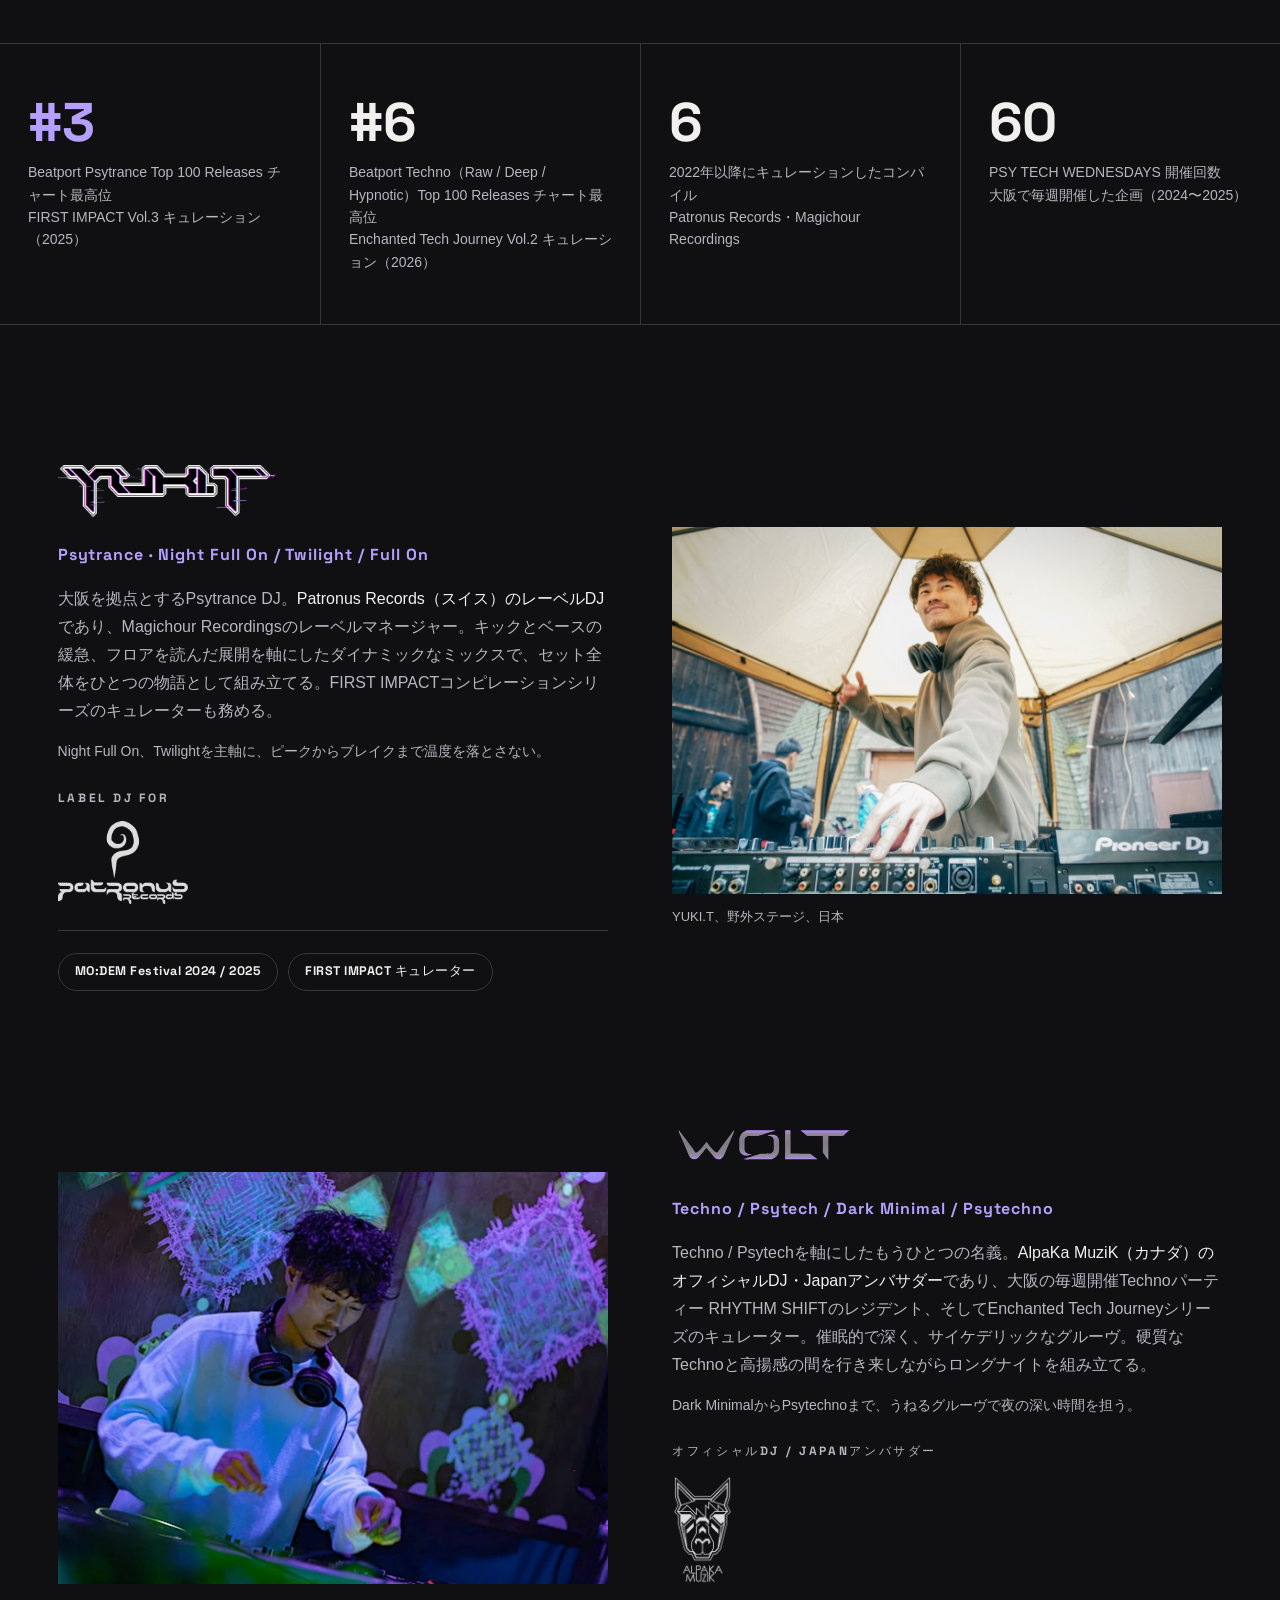
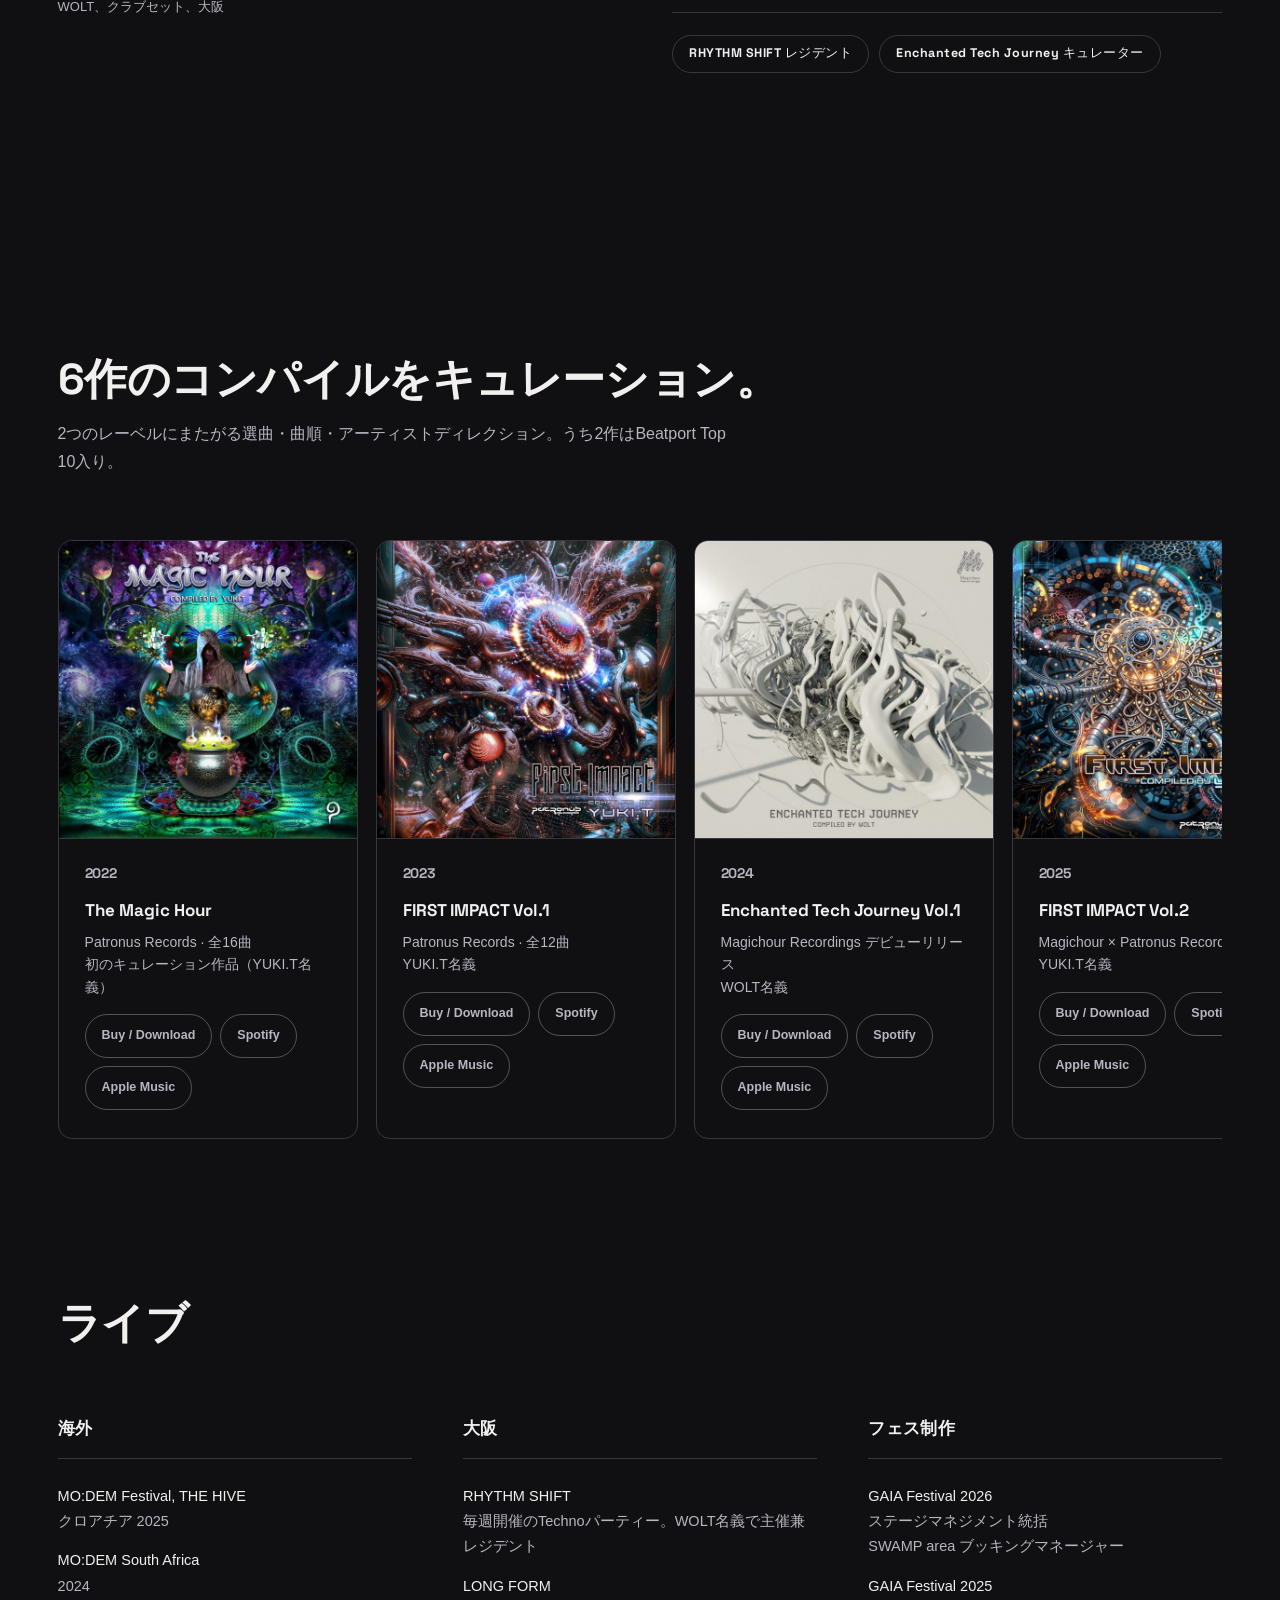
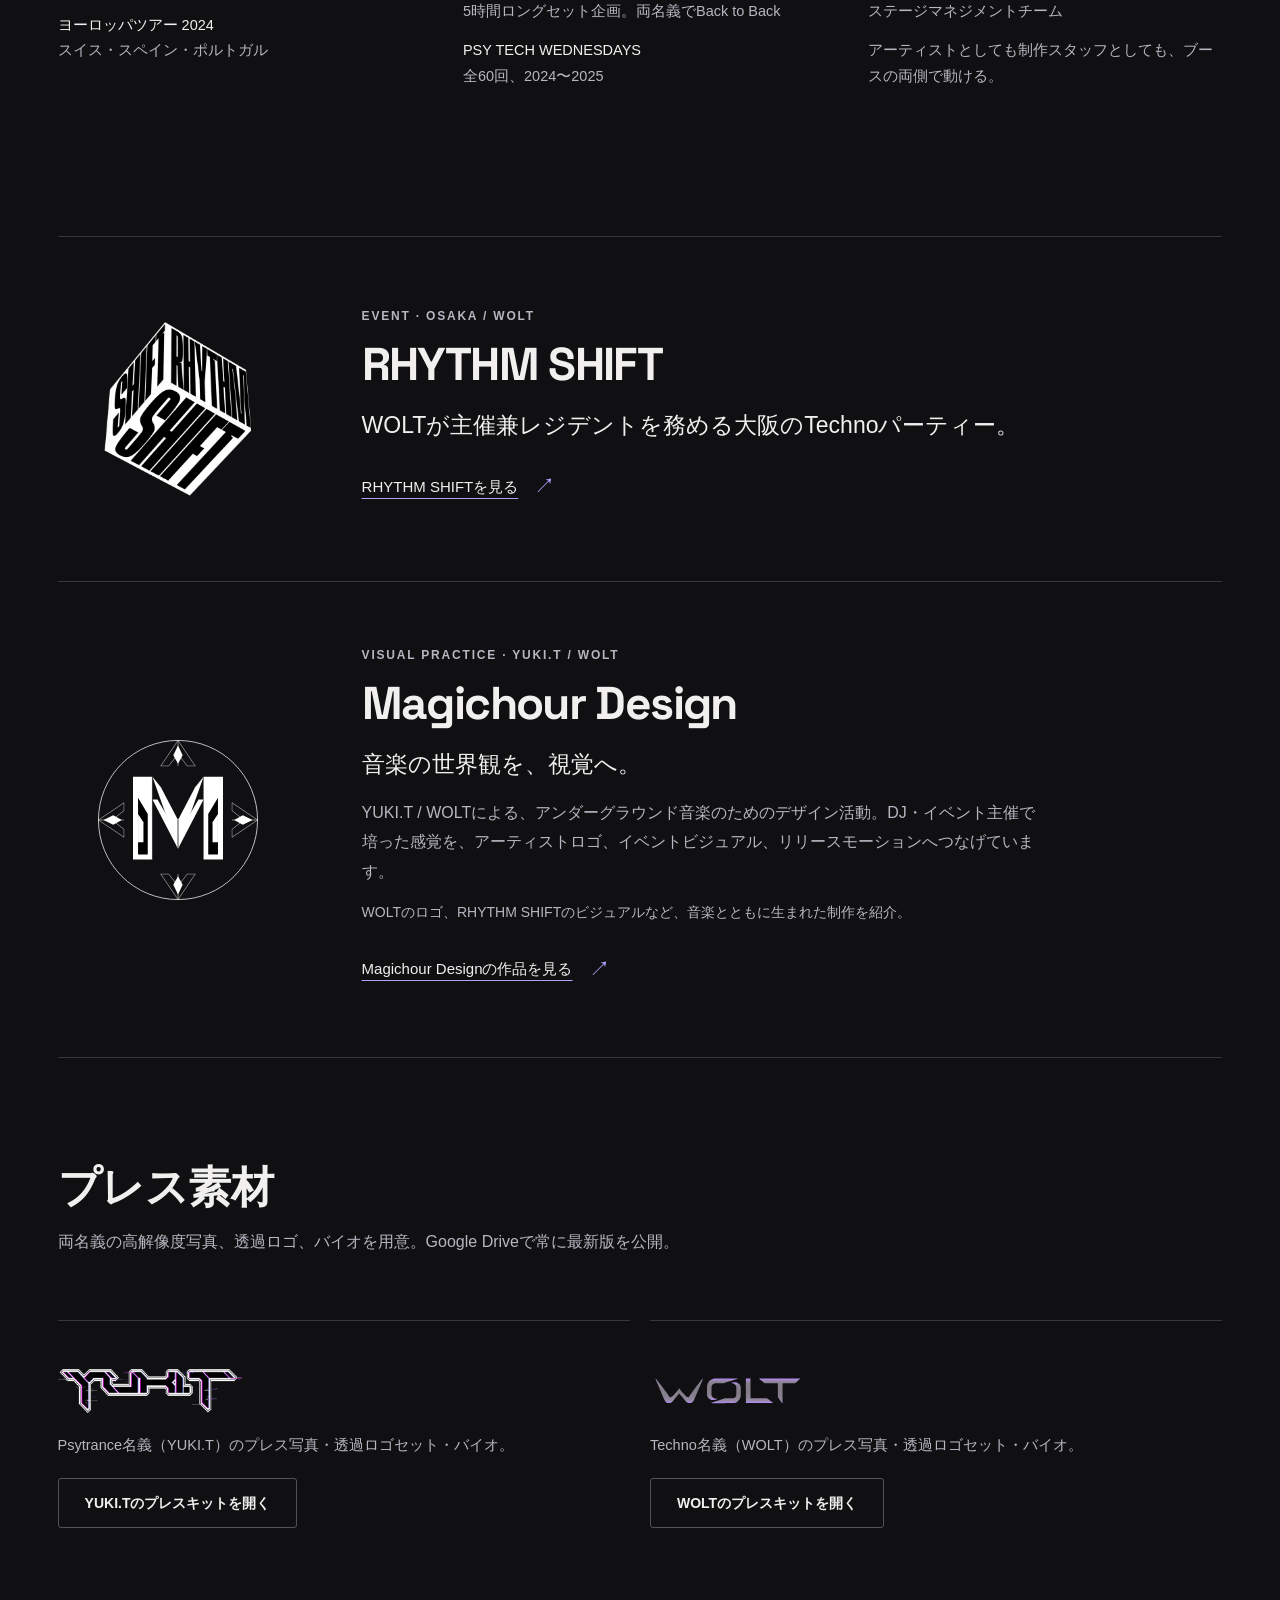
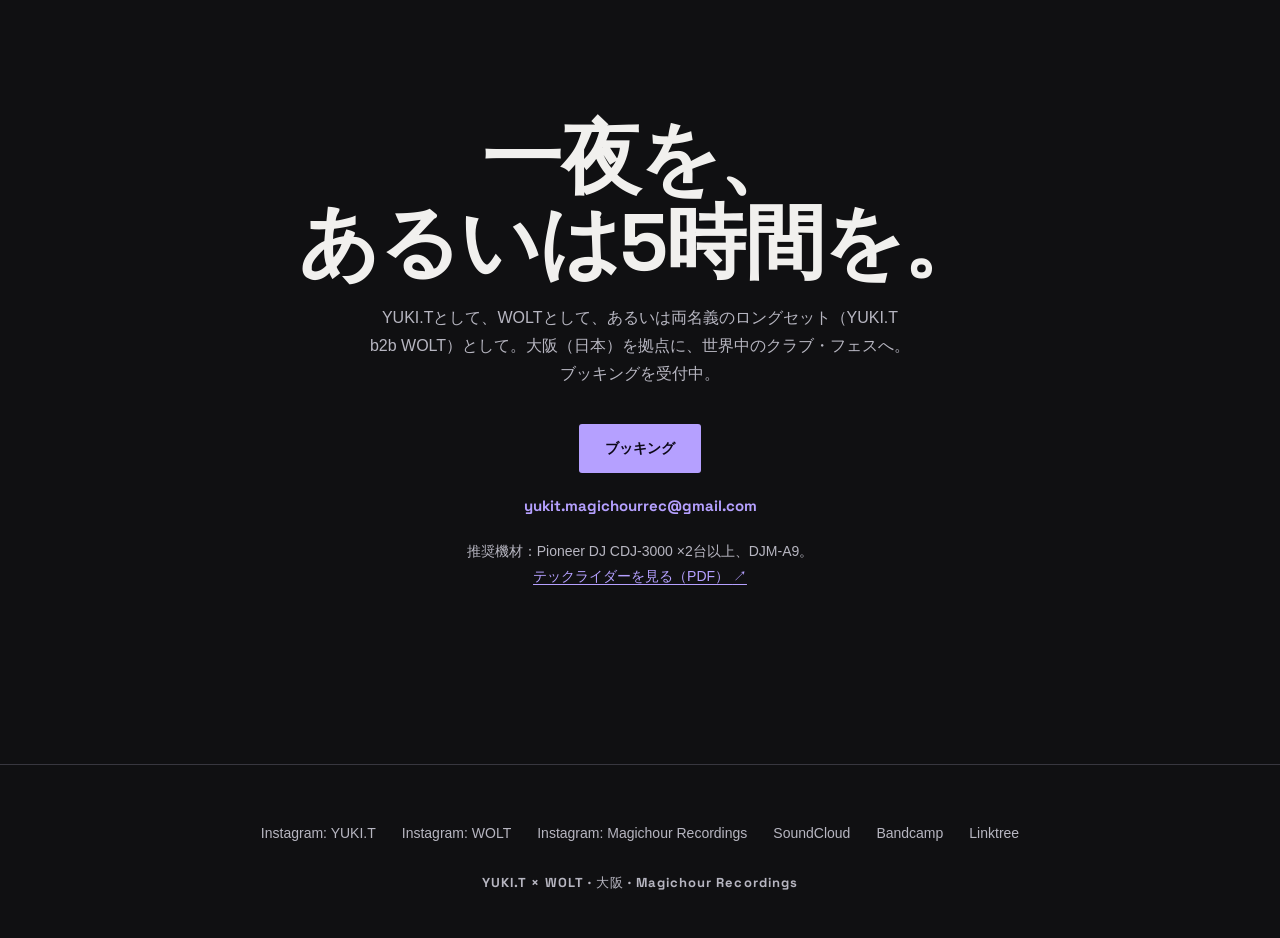
<file: index-ja.html>
<!DOCTYPE html>
<html lang="ja">
<head>
<meta charset="UTF-8">
<meta name="viewport" content="width=device-width, initial-scale=1.0">
<link rel="icon" type="image/svg+xml" href="favicon.svg">
<link rel="apple-touch-icon" sizes="180x180" href="apple-touch-icon.png">
<title>YUKI.T × WOLT｜プレスキット｜大阪拠点 Psytrance / Techno DJ</title>
<meta name="description" content="YUKI.T・WOLTの公式プレスキット。大阪拠点のPsytrance / Techno DJ。両名義でBeatport Top 10入りのコンパイルをキュレーション。Magichour Recordingsレーベルマネージャー。">
<meta name="referrer" content="strict-origin-when-cross-origin">
<link rel="canonical" href="https://yukimagichour-1112.github.io/yukit-wolt-epk/index-ja.html">
<link rel="alternate" hreflang="en" href="https://yukimagichour-1112.github.io/yukit-wolt-epk/">
<link rel="alternate" hreflang="ja" href="https://yukimagichour-1112.github.io/yukit-wolt-epk/index-ja.html">
<link rel="alternate" hreflang="x-default" href="https://yukimagichour-1112.github.io/yukit-wolt-epk/">
<meta property="og:title" content="YUKI.T × WOLT｜プレスキット">
<meta property="og:description" content="大阪拠点のPsytrance / Techno DJ。両名義でBeatport Top 10入りのコンパイルをキュレーション。">
<meta property="og:url" content="https://yukimagichour-1112.github.io/yukit-wolt-epk/index-ja.html">
<meta property="og:image" content="https://yukimagichour-1112.github.io/yukit-wolt-epk/assets/og-epk.jpg">
<meta property="og:type" content="website">
<meta property="og:locale" content="ja_JP">
<meta property="og:locale:alternate" content="en_US">
<meta name="twitter:card" content="summary_large_image">
<style>
  :root {
    --bg: #0a0a0d;
    --bg-raised: #101016;
    --line: rgba(255, 255, 255, .09);
    --text: #ececf1;
    --text-dim: #9b9ba6;
    --accent: #9d7bff;
    --accent-dim: rgba(157, 123, 255, .13);
    --font-display: "Space Grotesk", "Noto Sans JP", sans-serif;
    --font-body: "Noto Sans JP", sans-serif;
    --radius: 14px;
  }

  * { margin: 0; padding: 0; box-sizing: border-box; }
  html { scroll-behavior: smooth; }
  body {
    background: var(--bg);
    color: var(--text);
    font-family: var(--font-body);
    font-size: 16px;
    line-height: 1.8;
    overflow-x: hidden;
    -webkit-font-smoothing: antialiased;
  }
  ::selection { background: var(--accent); color: #0a0a0d; }
  img { max-width: 100%; height: auto; display: block; }
  a { color: inherit; text-decoration: none; }
  a:focus-visible { outline: 3px solid var(--accent); outline-offset: 4px; }
  .wrap { max-width: 1280px; margin: 0 auto; padding: 0 24px; }
  .skip-link {
    position: fixed; top: 8px; left: 12px; z-index: 100;
    padding: 10px 16px; border-radius: 8px;
    background: var(--accent); color: #0c0817; font-weight: 700;
    transform: translateY(-140%);
  }
  .skip-link:focus { transform: translateY(0); }

  .grain {
    position: fixed; inset: 0; z-index: 60; pointer-events: none;
    opacity: .05;
    background-image: url("data:image/svg+xml,%3Csvg xmlns='http://www.w3.org/2000/svg' width='160' height='160'%3E%3Cfilter id='n'%3E%3CfeTurbulence type='fractalNoise' baseFrequency='0.9' numOctaves='2'/%3E%3C/filter%3E%3Crect width='160' height='160' filter='url(%23n)' opacity='0.7'/%3E%3C/svg%3E");
  }

  .reveal {
    opacity: 0;
    transform: translateY(26px);
    transition: opacity .8s cubic-bezier(.16, 1, .3, 1), transform .8s cubic-bezier(.16, 1, .3, 1);
    transition-delay: calc(var(--i, 0) * 90ms);
  }
  .reveal.in { opacity: 1; transform: none; }

  /* =========== NAV =========== */
  nav {
    position: fixed; top: 0; left: 0; right: 0; z-index: 50;
    height: 64px;
    display: flex; align-items: center; justify-content: space-between;
    padding: 0 24px;
    background: rgba(10, 10, 13, .72);
    backdrop-filter: blur(14px);
    -webkit-backdrop-filter: blur(14px);
    border-bottom: 1px solid var(--line);
  }
  .nav-brand {
    font-family: var(--font-display);
    font-weight: 700; font-size: 15px; letter-spacing: .14em;
  }
  .nav-links { display: flex; align-items: center; gap: 26px; }
  .nav-links a {
    font-family: var(--font-display); font-size: 13.5px; font-weight: 500;
    color: var(--text-dim); letter-spacing: .04em;
    transition: color .25s;
  }
  .nav-links a:hover { color: var(--text); }
  .nav-links a.btn-primary, .nav-links a.btn-primary:hover { color: #0c0817; }
  .btn {
    display: inline-flex; align-items: center; justify-content: center;
    gap: 8px; white-space: nowrap;
    font-family: var(--font-body); font-weight: 700; font-size: 14px;
    padding: 12px 26px; border-radius: 999px;
    transition: transform .25s cubic-bezier(.16, 1, .3, 1), background .25s, color .25s, border-color .25s;
  }
  .btn:active { transform: scale(.98); }
  .btn-primary { background: var(--accent); color: #0c0817; }
  .btn-primary:hover { background: #b096ff; transform: translateY(-1px); }
  .btn-ghost { border: 1px solid rgba(255, 255, 255, .28); color: var(--text); }
  .btn-ghost:hover { border-color: var(--accent); color: var(--accent); transform: translateY(-1px); }
  nav .btn { min-height: 44px; padding: 9px 20px; font-size: 13px; }
  .lang-switch {
    min-width: 44px; min-height: 44px; padding: 8px 12px;
    border: 1px solid rgba(255, 255, 255, .28);
    color: var(--text); background: rgba(10, 10, 13, .55);
  }
  .lang-switch:hover { border-color: var(--accent); color: var(--accent); }

  /* =========== HERO =========== */
  .hero {
    position: relative;
    min-height: 100dvh;
    display: flex; align-items: flex-end;
    overflow: hidden;
  }
  .hero-bg {
    position: absolute; inset: 0;
    background-image: url("assets/hero-yukit.jpg");
    background-size: cover;
    background-position: 70% 30%;
  }
  .hero-bg::after {
    content: "";
    position: absolute; inset: 0;
    background:
      linear-gradient(to top, rgba(10, 10, 13, .96) 8%, rgba(10, 10, 13, .45) 45%, rgba(10, 10, 13, .25) 100%),
      linear-gradient(to right, rgba(10, 10, 13, .72), transparent 55%);
  }
  .hero-inner {
    position: relative; z-index: 2;
    width: 100%; max-width: 1280px; margin: 0 auto;
    padding: 120px 24px 72px;
  }
  .hero-meta {
    font-family: var(--font-display); font-size: 13px; font-weight: 500;
    letter-spacing: .18em; text-transform: uppercase;
    color: var(--accent);
    margin-bottom: 20px;
  }
  .hero h1 {
    font-family: var(--font-display);
    font-size: clamp(3rem, 8.5vw, 6.6rem);
    font-weight: 700; line-height: .98; letter-spacing: -.02em;
    margin-bottom: 20px;
  }
  .hero-sub {
    font-size: clamp(15px, 1.6vw, 17.5px);
    color: var(--text-dim);
    max-width: 36em;
    margin-bottom: 36px;
  }
  .hero-sub strong { color: var(--text); font-weight: 500; }
  .hero-ctas { display: flex; gap: 14px; flex-wrap: wrap; }
  @keyframes rise { from { opacity: 0; transform: translateY(28px); } to { opacity: 1; transform: none; } }
  .hero-inner > * { animation: rise .9s cubic-bezier(.16, 1, .3, 1) backwards; }
  .hero-inner > *:nth-child(1) { animation-delay: .05s; }
  .hero-inner > *:nth-child(2) { animation-delay: .18s; }
  .hero-inner > *:nth-child(3) { animation-delay: .32s; }
  .hero-inner > *:nth-child(4) { animation-delay: .46s; }
  .hero-inner > *:nth-child(5) { animation-delay: .60s; }

  /* ---- hero label affiliation ---- */
  .hero-affiliation {
    margin-top: 26px;
    display: flex; flex-direction: column; align-items: flex-start; gap: 10px;
  }
  .affiliation-heading {
    font-family: var(--font-display); font-size: 10.5px; font-weight: 500;
    letter-spacing: .22em; text-transform: uppercase;
    color: var(--text-dim);
  }
  .hero-affiliation img { width: 200px; max-width: 56vw; opacity: .88; }

  /* =========== SECTIONS =========== */
  section { padding: clamp(90px, 11vw, 140px) 0; }
  .section-head { max-width: 760px; margin-bottom: clamp(40px, 5.5vw, 64px); }
  .section-head h2 {
    font-family: var(--font-display);
    font-size: clamp(1.8rem, 3.8vw, 2.7rem);
    font-weight: 700; line-height: 1.22; letter-spacing: -.01em;
  }
  .section-head p { color: var(--text-dim); margin-top: 14px; max-width: 42em; }

  /* ---- stats ---- */
  .stats { padding: 0; border-bottom: 1px solid var(--line); }
  .stats-grid {
    display: grid;
    grid-template-columns: repeat(4, 1fr);
  }
  .stat {
    padding: clamp(36px, 4vw, 56px) 28px;
    border-left: 1px solid var(--line);
  }
  .stat:first-child { border-left: 0; }
  .stat.is-accent { background: radial-gradient(ellipse at 50% 0%, var(--accent-dim), transparent 70%); }
  .stat-num {
    font-family: var(--font-display);
    font-size: clamp(2.2rem, 4.5vw, 3.4rem);
    font-weight: 700; line-height: 1; letter-spacing: -.02em;
  }
  .stat.is-accent .stat-num { color: var(--accent); }
  .stat-label { margin-top: 12px; font-size: 13.5px; color: var(--text-dim); line-height: 1.6; }

  /* ---- persona split ---- */
  .persona {
    display: grid;
    grid-template-columns: minmax(0, 6fr) minmax(0, 6fr);
    gap: clamp(36px, 5vw, 80px);
    align-items: center;
  }
  .persona + .persona { margin-top: clamp(90px, 10vw, 130px); }
  .persona-photo { position: relative; }
  .persona-photo img {
    border-radius: var(--radius);
    border: 1px solid var(--line);
    width: 100%;
    box-shadow: 0 30px 80px rgba(60, 30, 140, .22);
  }
  .persona-photo figcaption { margin-top: 12px; font-size: 13px; color: var(--text-dim); }
  .persona-logo { height: 52px; width: auto; margin-bottom: 24px; }
  .persona-genre {
    font-family: var(--font-display); font-size: 14px; font-weight: 500;
    letter-spacing: .06em; color: var(--accent);
    margin-bottom: 16px;
  }
  .persona-bio { color: var(--text-dim); max-width: 36em; }
  .persona-bio strong { color: var(--text); font-weight: 500; }
  .persona-bio-jp { margin-top: 14px; font-size: 14px; color: var(--text-dim); }
  .persona-facts {
    margin-top: 26px; padding-top: 22px;
    border-top: 1px solid var(--line);
    display: flex; flex-wrap: wrap; gap: 10px;
  }
  .fact-pill {
    font-family: var(--font-display); font-size: 12.5px; font-weight: 500;
    letter-spacing: .04em; color: var(--text);
    border: 1px solid var(--line);
    border-radius: 999px;
    padding: 7px 16px;
  }
  .label-affiliation {
    margin-top: 24px;
    display: flex; flex-direction: column; align-items: flex-start; gap: 12px;
  }
  .label-affiliation img { opacity: .86; }
  .label-affiliation.is-patronus img { width: 130px; }
  .label-affiliation.is-alpaka img { height: 112px; width: auto; }

  /* ---- listen ---- */
  .listen { background: var(--bg-raised); border-top: 1px solid var(--line); border-bottom: 1px solid var(--line); }
  .listen-grid {
    display: grid;
    grid-template-columns: 1fr 1fr;
    gap: 20px;
  }
  .listen-main { grid-column: 1 / -1; }
  .listen iframe {
    width: 100%; border: 0;
    border-radius: var(--radius);
    display: block;
  }
  .listen-main iframe { height: 300px; }
  .listen-grid iframe { height: 166px; }
  .listen-caption { margin-top: 12px; font-size: 13.5px; color: var(--text-dim); }
  .listen-title { font-family: var(--font-display); font-weight: 700; font-size: 16px; letter-spacing: .01em; }
  .listen-desc { margin-top: 6px; margin-bottom: 16px; font-size: 13.5px; color: var(--text-dim); line-height: 1.7; }

  /* ---- curation rail ---- */
  .rail {
    display: flex; gap: 18px;
    overflow-x: auto;
    scroll-snap-type: x mandatory;
    padding-bottom: 18px;
    scrollbar-width: thin;
    scrollbar-color: var(--accent) transparent;
  }
  .rail-card {
    flex: 0 0 300px;
    scroll-snap-align: start;
    border: 1px solid var(--line);
    border-radius: var(--radius);
    overflow: hidden;
    background: linear-gradient(165deg, var(--bg-raised), var(--bg) 75%);
  }
  .rail-card.is-hit {
    background:
      radial-gradient(ellipse at 80% 0%, var(--accent-dim), transparent 60%),
      linear-gradient(165deg, var(--bg-raised), var(--bg) 75%);
  }
  .rail-cover {
    width: 100%; aspect-ratio: 1; object-fit: cover; display: block;
    border-bottom: 1px solid var(--line);
  }
  .rail-body { padding: 22px 26px 28px; }
  .rail-year {
    font-family: var(--font-display);
    font-size: 2rem; font-weight: 700; letter-spacing: -.02em;
    color: var(--text-dim);
  }
  .rail-card.is-hit .rail-year { color: var(--accent); }
  .rail-title { margin-top: 14px; font-family: var(--font-display); font-weight: 700; font-size: 17px; line-height: 1.4; }
  .rail-sub { margin-top: 8px; font-size: 13.5px; color: var(--text-dim); line-height: 1.6; }
  .rail-links { margin-top: 16px; display: flex; flex-wrap: wrap; gap: 8px; }
  .rail-links a {
    display: inline-flex; align-items: center; justify-content: center;
    min-height: 44px; padding: 0 16px;
    border: 1px solid rgba(255, 255, 255, .28); border-radius: 999px;
    font-family: var(--font-body); font-weight: 600; font-size: 12.5px;
    color: var(--text-dim); white-space: nowrap;
    transition: border-color .25s, color .25s;
  }
  .rail-links a:hover { border-color: var(--accent); color: var(--accent); }

  /* ---- live ---- */
  .live-grid {
    display: grid;
    grid-template-columns: repeat(3, 1fr);
    gap: clamp(28px, 4vw, 56px);
  }
  .live-col h3 {
    font-family: var(--font-display);
    font-size: 17px; font-weight: 700; letter-spacing: .02em;
    padding-bottom: 14px; margin-bottom: 18px;
    border-bottom: 1px solid var(--line);
  }
  .live-col ul { list-style: none; }
  .live-col li { padding: 7px 0; color: var(--text-dim); font-size: 14.5px; }
  .live-col li strong { color: var(--text); font-weight: 500; }

  /* ---- press assets ---- */
  .kit-grid {
    display: grid;
    grid-template-columns: 1fr 1fr;
    gap: 20px;
  }
  .kit-card {
    border: 1px solid var(--line);
    border-radius: var(--radius);
    padding: clamp(32px, 4vw, 48px);
    background: linear-gradient(160deg, var(--bg-raised), var(--bg) 70%);
    display: flex; flex-direction: column; align-items: flex-start; gap: 20px;
  }
  .kit-card img { height: 44px; width: auto; }
  .kit-card p { color: var(--text-dim); font-size: 14.5px; }

  /* =========== BOOKING =========== */
  .booking { text-align: center; }
  .booking h2 {
    font-family: var(--font-display);
    font-size: clamp(2.6rem, 7vw, 5rem);
    font-weight: 700; letter-spacing: -.02em; line-height: 1.05;
  }
  .booking p {
    color: var(--text-dim);
    max-width: 34em; margin: 20px auto 36px;
  }
  .booking-mail {
    display: block;
    margin-top: 20px;
    font-family: var(--font-display); font-size: 15px;
    color: var(--text-dim);
  }
  .booking-mail a { color: var(--accent); }
  .booking-rider { margin-top: 28px; font-size: 13.5px; color: var(--text-dim); }
  .booking-rider a { color: var(--accent); text-decoration: underline; text-underline-offset: 3px; white-space: nowrap; }

  /* =========== FOOTER =========== */
  footer { border-top: 1px solid var(--line); padding: 56px 0 44px; }
  .footer-links {
    display: flex; justify-content: center; gap: 26px; flex-wrap: wrap;
    font-size: 14px; color: var(--text-dim);
    margin-bottom: 26px;
  }
  .footer-links a { transition: color .25s; }
  .footer-links a:hover { color: var(--accent); }
  @media (max-width: 767px) { .footer-links a { display: inline-flex; align-items: center; min-height: 44px; } }
  .footer-note {
    text-align: center;
    font-family: var(--font-display);
    font-size: 13px; letter-spacing: .08em; color: var(--text-dim);
  }

  /* =========== MOBILE =========== */
  @media (max-width: 900px) {
    .nav-links a:not(.btn) { display: none; }
    .nav-links { gap: 10px; }
  }
  @media (max-width: 420px) {
    nav { padding: 0 12px; }
    .nav-brand { font-size: 12px; letter-spacing: .08em; }
    .nav-links { gap: 8px; }
    nav .btn { padding: 8px 12px; }
    .kit-card .btn { width: 100%; padding-inline: 16px; white-space: normal; text-align: center; }
  }
  @media (max-width: 767px) {
    .wrap { padding: 0 20px; }
    .hero-inner { padding: 100px 20px 56px; }
    .hero-affiliation img { width: 150px; }
    .stats-grid { grid-template-columns: 1fr 1fr; }
    .stat { border-left: 0; border-top: 1px solid var(--line); }
    .stat:nth-child(even) { border-left: 1px solid var(--line); }
    .stat:nth-child(-n+2) { border-top: 0; }
    .persona { grid-template-columns: 1fr; gap: 32px; }
    .persona.is-flip .persona-photo { order: -1; }
    .listen-grid { grid-template-columns: 1fr; }
    .live-grid { grid-template-columns: 1fr; }
    .kit-grid { grid-template-columns: 1fr; }
    .rail-card { flex-basis: 260px; }
  }

  /* =========== REDUCED MOTION =========== */
  @media (prefers-reduced-motion: reduce) {
    html { scroll-behavior: auto; }
    .hero-inner > * { animation: none; }
    .reveal { opacity: 1; transform: none; transition: none; }
  }
</style>
<link rel="stylesheet" href="prototype.css">
<meta name="robots" content="noindex, nofollow">
</head>
<body>

<a class="skip-link" href="#main-content">本文へ移動</a>


<nav class="epk-nav" aria-label="主要ナビゲーション">
      <a class="epk-brand" href="#top">YUKI.T <span aria-hidden="true">/</span> WOLT</a>
      <div class="epk-links"><a href="#music">試聴</a><a href="#yukit">プロフィール</a><a href="#live">出演実績</a><a href="#presskit">プレス素材</a></div>
      <div class="epk-actions"><a class="epk-language" href="index.html" hreflang="en" aria-label="Open the English version">EN</a><a class="epk-book" href="#booking">Booking <span aria-hidden="true">↗</span></a></div>
    </nav>

<main id="main-content">
<!-- =========== HERO =========== -->
<header class="editorial-hero" id="top">
      <div class="hero-copy"><p class="eyebrow">Osaka, Japan / Electronic press kit</p>
      <h1><span>YUKI.T</span><span class="second-name"><i aria-hidden="true">/</i> WOLT</span></h1>
      <p class="hero-intro"><span style="white-space: nowrap">ひとりのアーティスト。</span><wbr><span style="white-space: nowrap">ふたつの音。</span></p><p class="hero-location">大阪、日本 · DJ / レーベルマネージャー</p></div>
      <figure class="hero-image"><picture><source media="(min-width:768px)" srcset="assets/hero-portrait-640.webp 640w, assets/hero-portrait-960.webp 960w" sizes="45vw"><img src="assets/hero-1100.webp" srcset="assets/hero-640.webp 640w, assets/hero-1100.webp 1100w" sizes="(max-width:767px) 100vw, 50vw" alt="YUKI.T / WOLT behind the decks" fetchpriority="high" width="1100" height="733"></picture><figcaption><span>YUKI.T / WOLT</span><span>Behind the decks</span></figcaption></figure>
      <div class="hero-routes"><a class="alias-route" href="#set-yukit" aria-label="YUKI.T · 試聴"><strong>YUKI.T</strong><span>Psytrance</span><b aria-hidden="true">↗</b></a>
      <a class="alias-route" href="#set-wolt" aria-label="WOLT · 試聴"><strong>WOLT</strong><span>Techno / Psytech</span><b aria-hidden="true">↗</b></a>
      <div class="hero-credit"><p>レーベルマネージャー</p><img src="assets/logo-magichour-320.webp" alt="Magichour Recordings" width="3000" height="888"></div></div>
    </header>
<section class="featured-sets" id="music" aria-labelledby="sets-title"><div class="wrap">
      <div class="sets-heading"><div><p class="eyebrow">Selected DJ sets</p><h2 id="sets-title">ふたつの音を聴く。</h2></div><p>フロアに合う音から、それぞれの名義を知る。代表セットを1本ずつ。</p></div>
      <div class="set-grid"><article class="set-card" id="set-yukit" aria-label="YUKI.T">
      <div class="set-identity"><img class="set-logo" src="assets/logo-yukit.png" alt="YUKI.T" loading="lazy" width="560" height="133"><span class="set-number" aria-hidden="true">01</span></div>
      <p class="set-genre">Psytrance · Night Full On / Twilight / Full On</p>
      <p class="set-label">所属レーベルDJ · <strong>Patronus Records</strong> (CH)</p>
      <h3>MO:DEM Festival 2025</h3><p class="set-context">THE HIVE · クロアチア · ライブDJセット · <span class="duration">1:59:16</span></p>
      <p class="set-description">Night Full OnとTwilightを軸に、フロアの熱量と緩急でひとつの物語を描くセット。</p>
      <div class="set-actions"><button class="player-load" type="button" hidden aria-controls="player-yukit" aria-expanded="false" data-player="https://w.soundcloud.com/player/?url=https%3A%2F%2Fsoundcloud.com%2Fmo_dem%2Fyuki-t-the-hive-modem-festival%3Fin%3Dyuki_t%2Fsets%2Fmix_playlist&amp;color=%239d7bff&amp;auto_play=false&amp;hide_related=true&amp;show_comments=false&amp;show_teaser=false" data-title="YUKI.T — MO:DEM Festival 2025" data-loading="SoundCloudを読み込み中…" data-loaded="プレイヤーを閉じる" data-fallback="読み込めない場合は、下のSoundCloudリンクから直接試聴できます。" data-ready="プレイヤー内の再生を押してください。動かない場合は下のSoundCloudへ。">
        <span class="play-symbol" aria-hidden="true">▶</span><span data-button-text>プレイヤーを開く</span><span class="duration">1:59:16</span>
      </button><p class="player-note">試聴を選ぶまでSoundCloudには接続しません。</p><div class="player-slot" id="player-yukit"></div><p class="player-status" role="status"></p>
      <div class="set-links"><a href="https://soundcloud.com/mo_dem/yuki-t-the-hive-modem-festival" target="_blank" rel="noopener noreferrer" aria-label="YUKI.T — SoundCloudで聴く ↗">SoundCloudで聴く ↗</a><a href="#yukit">プロフィール・実績 →</a></div></div>
    </article><article class="set-card" id="set-wolt" aria-label="WOLT">
      <div class="set-identity"><img class="set-logo" src="assets/logo-wolt-epk.svg" alt="WOLT" loading="lazy" width="560" height="158"><span class="set-number" aria-hidden="true">02</span></div>
      <p class="set-genre">Techno / Psytech / Dark Minimal / Psytechno</p>
      <p class="set-label">オフィシャルDJ / Japanアンバサダー · <strong>AlpaKa MuziK</strong> (CA)</p>
      <h3>AlpaKast 075</h3><p class="set-context">AlpaKa MuziK · 所属アーティスト紹介Mix · <span class="duration">1:29:13</span></p>
      <p class="set-description">Technoとサイケデリックな緊張感をつなぐ、深く催眠的なグルーヴ。大阪・RHYTHM SHIFTのレジデント。</p>
      <div class="set-actions"><button class="player-load" type="button" hidden aria-controls="player-wolt" aria-expanded="false" data-player="https://w.soundcloud.com/player/?url=https%3A%2F%2Fsoundcloud.com%2Falpakamuzik%2Falpakast075-wolt-jp%3Fin%3Dwolt-magichour-recordings%2Fsets%2Fdj-set&amp;color=%239d7bff&amp;auto_play=false&amp;hide_related=true&amp;show_comments=false&amp;show_teaser=false" data-title="WOLT — AlpaKast 075" data-loading="SoundCloudを読み込み中…" data-loaded="プレイヤーを閉じる" data-fallback="読み込めない場合は、下のSoundCloudリンクから直接試聴できます。" data-ready="プレイヤー内の再生を押してください。動かない場合は下のSoundCloudへ。">
        <span class="play-symbol" aria-hidden="true">▶</span><span data-button-text>プレイヤーを開く</span><span class="duration">1:29:13</span>
      </button><p class="player-note">試聴を選ぶまでSoundCloudには接続しません。</p><div class="player-slot" id="player-wolt"></div><p class="player-status" role="status"></p>
      <div class="set-links"><a href="https://soundcloud.com/alpakamuzik/alpakast075-wolt-jp" target="_blank" rel="noopener noreferrer" aria-label="WOLT — SoundCloudで聴く ↗">SoundCloudで聴く ↗</a><a href="#wolt">プロフィール・実績 →</a></div></div>
    </article></div>
    </div></section>

<!-- =========== STATS =========== -->
<div class="stats" aria-label="Career highlights">
  <div class="stats-grid">
    <div class="stat is-accent reveal" style="--i:0">
      <p class="stat-num">#3</p>
      <p class="stat-label">Beatport Psytrance Top 100 Releases チャート最高位<br>FIRST IMPACT Vol.3 キュレーション（2025）</p>
    </div>
    <div class="stat reveal" style="--i:1">
      <p class="stat-num">#6</p>
      <p class="stat-label">Beatport Techno（Raw / Deep / Hypnotic）Top 100 Releases チャート最高位<br>Enchanted Tech Journey Vol.2 キュレーション（2026）</p>
    </div>
    <div class="stat reveal" style="--i:2">
      <p class="stat-num">6</p>
      <p class="stat-label">2022年以降にキュレーションしたコンパイル<br>Patronus Records・Magichour Recordings</p>
    </div>
    <div class="stat reveal" style="--i:3">
      <p class="stat-num">60</p>
      <p class="stat-label">PSY TECH WEDNESDAYS 開催回数<br>大阪で毎週開催した企画（2024〜2025）</p>
    </div>
  </div>
</div>

<!-- =========== PERSONAS =========== -->
<section id="yukit">
  <div class="wrap">
    <article class="persona">
      <div class="persona-copy reveal">
        <img class="persona-logo" src="assets/logo-yukit.png" alt="YUKI.T logo" width="560" height="133" loading="lazy">
        <p class="persona-genre">Psytrance · Night Full On / Twilight / Full On</p>
        <p class="persona-bio">大阪を拠点とするPsytrance DJ。<strong>Patronus Records（スイス）のレーベルDJ</strong>であり、Magichour Recordingsのレーベルマネージャー。キックとベースの緩急、フロアを読んだ展開を軸にしたダイナミックなミックスで、セット全体をひとつの物語として組み立てる。FIRST IMPACTコンピレーションシリーズのキュレーターも務める。</p>
        <p class="persona-bio-jp">Night Full On、Twilightを主軸に、ピークからブレイクまで温度を落とさない。</p>
        <div class="label-affiliation is-patronus" role="group" aria-label="Patronus Records所属レーベルDJ">
          <p class="affiliation-heading" aria-hidden="true">Label DJ for</p>
          <img src="assets/logo-patronus-white.png" alt="Patronus Records" loading="lazy" width="360" height="229">
        </div>
        <div class="persona-facts">
          <span class="fact-pill">MO:DEM Festival 2024 / 2025</span>
          <span class="fact-pill">FIRST IMPACT キュレーター</span>
        </div>
      </div>
      <figure class="persona-photo reveal" style="--i:1">
        <img src="assets/photo-yukit.jpg" alt="YUKI.T playing an outdoor festival stage" loading="lazy" width="1200" height="800">
        <figcaption>YUKI.T、野外ステージ、日本</figcaption>
      </figure>
    </article>

    <article class="persona is-flip" id="wolt">
      <figure class="persona-photo reveal">
        <img src="assets/WOLT_Photo_web-960.webp" srcset="assets/WOLT_Photo_web-560.webp 560w, assets/WOLT_Photo_web-960.webp 960w, assets/WOLT_Photo_web-1440.webp 1440w" sizes="(max-width: 767px) calc(100vw - 40px), (min-width: 1280px) 584px, calc((100vw - 48px - 5vw) / 2)" alt="WOLT behind the decks under ultraviolet light" loading="lazy" width="2280" height="1704">
        <figcaption>WOLT、クラブセット、大阪</figcaption>
      </figure>
      <div class="persona-copy reveal" style="--i:1">
        <img class="persona-logo" src="assets/logo-wolt-epk.svg" alt="WOLT logo" width="560" height="158" loading="lazy">
        <p class="persona-genre">Techno / Psytech / Dark Minimal / Psytechno</p>
        <p class="persona-bio">Techno / Psytechを軸にしたもうひとつの名義。<strong>AlpaKa MuziK（カナダ）のオフィシャルDJ・Japanアンバサダー</strong>であり、大阪の毎週開催Technoパーティー RHYTHM SHIFTのレジデント、そしてEnchanted Tech Journeyシリーズのキュレーター。催眠的で深く、サイケデリックなグルーヴ。硬質なTechnoと高揚感の間を行き来しながらロングナイトを組み立てる。</p>
        <p class="persona-bio-jp">Dark MinimalからPsytechnoまで、うねるグルーヴで夜の深い時間を担う。</p>
        <div class="label-affiliation is-alpaka" role="group" aria-label="AlpaKa MuziKのオフィシャルDJ・Japanアンバサダー">
          <p class="affiliation-heading" aria-hidden="true">オフィシャルDJ / Japanアンバサダー</p>
          <img src="assets/logo-alpaka-white-128.webp" alt="AlpaKa MuziK" loading="lazy" width="567" height="1045">
        </div>
        <div class="persona-facts">
          <span class="fact-pill">RHYTHM SHIFT レジデント</span>
          <span class="fact-pill">Enchanted Tech Journey キュレーター</span>
        </div>
      </div>
    </article>
  </div>
</section>

<!-- =========== CURATION =========== -->
<section>
  <div class="wrap">
    <div class="section-head reveal">
      <h2>6作のコンパイルをキュレーション。</h2>
      <p>2つのレーベルにまたがる選曲・曲順・アーティストディレクション。うち2作はBeatport Top 10入り。</p>
    </div>
    <div class="rail reveal">
      <div class="rail-card">
        <img class="rail-cover" src="assets/cover-tmh.jpg" alt="The Magic Hour cover artwork" loading="lazy" width="640" height="640">
        <div class="rail-body">
          <p class="rail-year">2022</p>
          <p class="rail-title">The Magic Hour</p>
          <p class="rail-sub">Patronus Records · 全16曲<br>初のキュレーション作品（YUKI.T名義）</p>
          <div class="rail-links">
            <a href="https://patronusrecords.bandcamp.com/album/the-magic-hour" target="_blank" rel="noopener noreferrer" lang="en" aria-label="Buy / Download The Magic Hour on Bandcamp">Buy / Download</a>
            <a href="https://open.spotify.com/album/6g0xEy5mJAwf7e7TvhOk9n" target="_blank" rel="noopener noreferrer" lang="en" aria-label="Listen to The Magic Hour on Spotify">Spotify</a>
            <a href="https://music.apple.com/jp/album/the-magic-hour-compiled-by-by-dj-yuki-t/1735765924" target="_blank" rel="noopener noreferrer" lang="en" aria-label="Listen to The Magic Hour on Apple Music">Apple Music</a>
          </div>
        </div>
      </div>
      <div class="rail-card">
        <img class="rail-cover" src="assets/cover-fi1.jpg" alt="FIRST IMPACT Vol.1 cover artwork" loading="lazy" width="640" height="640">
        <div class="rail-body">
          <p class="rail-year">2023</p>
          <p class="rail-title">FIRST IMPACT Vol.1</p>
          <p class="rail-sub">Patronus Records · 全12曲<br>YUKI.T名義</p>
          <div class="rail-links">
            <a href="https://patronusrecords.bandcamp.com/album/first-impact" target="_blank" rel="noopener noreferrer" lang="en" aria-label="Buy / Download FIRST IMPACT Vol.1 on Bandcamp">Buy / Download</a>
            <a href="https://open.spotify.com/album/5bjxs8K05ZwikxhlXPN5so" target="_blank" rel="noopener noreferrer" lang="en" aria-label="Listen to FIRST IMPACT Vol.1 on Spotify">Spotify</a>
            <a href="https://music.apple.com/us/album/first-impact-compiled-by-yuki-t/1708035884" target="_blank" rel="noopener noreferrer" lang="en" aria-label="Listen to FIRST IMPACT Vol.1 on Apple Music">Apple Music</a>
          </div>
        </div>
      </div>
      <div class="rail-card">
        <img class="rail-cover" src="assets/cover-etj1.jpg" alt="Enchanted Tech Journey Vol.1 cover artwork" loading="lazy" width="640" height="640">
        <div class="rail-body">
          <p class="rail-year">2024</p>
          <p class="rail-title">Enchanted Tech Journey Vol.1</p>
          <p class="rail-sub">Magichour Recordings デビューリリース<br>WOLT名義</p>
          <div class="rail-links">
            <a href="https://magichourrecordings1.bandcamp.com/album/enchanted-tech-journey" target="_blank" rel="noopener noreferrer" lang="en" aria-label="Buy / Download Enchanted Tech Journey Vol.1 on Bandcamp">Buy / Download</a>
            <a href="https://open.spotify.com/album/3iDE2It9Pi19BOgnTLL5mP" target="_blank" rel="noopener noreferrer" lang="en" aria-label="Listen to Enchanted Tech Journey Vol.1 on Spotify">Spotify</a>
            <a href="https://music.apple.com/jp/album/enchanted-tech-journey/1797713641" target="_blank" rel="noopener noreferrer" lang="en" aria-label="Listen to Enchanted Tech Journey Vol.1 on Apple Music">Apple Music</a>
          </div>
        </div>
      </div>
      <div class="rail-card">
        <img class="rail-cover" src="assets/cover-fi2.jpg" alt="FIRST IMPACT Vol.2 cover artwork" loading="lazy" width="640" height="640">
        <div class="rail-body">
          <p class="rail-year">2025</p>
          <p class="rail-title">FIRST IMPACT Vol.2</p>
          <p class="rail-sub">Magichour × Patronus Records<br>YUKI.T名義</p>
          <div class="rail-links">
            <a href="https://patronusrecords.bandcamp.com/album/first-impact-vol-2" target="_blank" rel="noopener noreferrer" lang="en" aria-label="Buy / Download FIRST IMPACT Vol.2 on Bandcamp">Buy / Download</a>
            <a href="https://open.spotify.com/album/2CbRNnBgHqfaC2L29tHZ9M" target="_blank" rel="noopener noreferrer" lang="en" aria-label="Listen to FIRST IMPACT Vol.2 on Spotify">Spotify</a>
            <a href="https://music.apple.com/jp/album/first-impact-vol-2/1799034191" target="_blank" rel="noopener noreferrer" lang="en" aria-label="Listen to FIRST IMPACT Vol.2 on Apple Music">Apple Music</a>
          </div>
        </div>
      </div>
      <div class="rail-card is-hit">
        <img class="rail-cover" src="assets/cover-fi3.jpg" alt="FIRST IMPACT Vol.3 cover artwork" loading="lazy" width="640" height="640">
        <div class="rail-body">
          <p class="rail-year">2025</p>
          <p class="rail-title">FIRST IMPACT Vol.3</p>
          <p class="rail-sub">Magichour Recordings<br>Beatport Psytrance Top 100 最高3位</p>
          <div class="rail-links">
            <a href="https://magichourrecordings1.bandcamp.com/album/first-impact-vol-3" target="_blank" rel="noopener noreferrer" lang="en" aria-label="Buy / Download FIRST IMPACT Vol.3 on Bandcamp">Buy / Download</a>
            <a href="https://open.spotify.com/album/3z4AztadleroRqwLKBIJ5d" target="_blank" rel="noopener noreferrer" lang="en" aria-label="Listen to FIRST IMPACT Vol.3 on Spotify">Spotify</a>
            <a href="https://music.apple.com/jp/album/first-impact-vol-3/1849636779" target="_blank" rel="noopener noreferrer" lang="en" aria-label="Listen to FIRST IMPACT Vol.3 on Apple Music">Apple Music</a>
          </div>
        </div>
      </div>
      <div class="rail-card is-hit">
        <img class="rail-cover" src="assets/cover-etj2.jpg" alt="Enchanted Tech Journey Vol.2 cover artwork" loading="lazy" width="640" height="640">
        <div class="rail-body">
          <p class="rail-year">2026</p>
          <p class="rail-title">Enchanted Tech Journey Vol.2</p>
          <p class="rail-sub">Magichour Recordings<br>Beatport Techno (R/D/H) Top 100 最高6位</p>
          <div class="rail-links">
            <a href="https://magichourrecordings1.bandcamp.com/album/enchanted-tech-journey-vol-2" target="_blank" rel="noopener noreferrer" lang="en" aria-label="Buy / Download Enchanted Tech Journey Vol.2 on Bandcamp">Buy / Download</a>
            <a href="https://open.spotify.com/album/2QGjyKwOTkfdWiDv20rzzc" target="_blank" rel="noopener noreferrer" lang="en" aria-label="Listen to Enchanted Tech Journey Vol.2 on Spotify">Spotify</a>
            <a href="https://music.apple.com/jp/album/enchanted-tech-journey-vol-2/1880683133" target="_blank" rel="noopener noreferrer" lang="en" aria-label="Listen to Enchanted Tech Journey Vol.2 on Apple Music">Apple Music</a>
          </div>
        </div>
      </div>
    </div>
  </div>
</section>

<!-- =========== LIVE =========== -->
<section id="live" style="padding-top: 0;">
  <div class="wrap">
    <div class="section-head reveal">
      <h2>ライブ</h2>
    </div>
    <div class="live-grid">
      <div class="live-col reveal" style="--i:0">
        <h3>海外</h3>
        <ul>
          <li><strong>MO:DEM Festival, THE HIVE</strong><br>クロアチア 2025</li>
          <li><strong>MO:DEM South Africa</strong><br>2024</li>
          <li><strong>ヨーロッパツアー 2024</strong><br>スイス・スペイン・ポルトガル</li>
        </ul>
      </div>
      <div class="live-col reveal" style="--i:1">
        <h3>大阪</h3>
        <ul>
          <li><strong>RHYTHM SHIFT</strong><br>毎週開催のTechnoパーティー。WOLT名義で主催兼レジデント</li>
          <li><strong>LONG FORM</strong><br>5時間ロングセット企画。両名義でBack to Back</li>
          <li><strong>PSY TECH WEDNESDAYS</strong><br>全60回、2024〜2025</li>
        </ul>
      </div>
      <div class="live-col reveal" style="--i:2">
        <h3>フェス制作</h3>
        <ul>
          <li><strong>GAIA Festival 2026</strong><br>ステージマネジメント統括<br>SWAMP area ブッキングマネージャー</li>
          <li><strong>GAIA Festival 2025</strong><br>ステージマネジメントチーム</li>
          <li>アーティストとしても制作スタッフとしても、ブースの両側で動ける。</li>
        </ul>
      </div>
    </div>

  </div>
</section>

<section class="design-practice rhythm-practice" id="rhythm-shift" aria-labelledby="rhythm-shift-title"><div class="wrap">
      <div class="design-practice-inner">
        <a class="design-mark rhythm-mark" href="https://rhythm-shift-osaka.pages.dev/" target="_blank" rel="noopener noreferrer" aria-label="RHYTHM SHIFT — 公式サイト（新しいタブ）">
          <img src="assets/rhythm-shift-logo-512.webp" alt="RHYTHM SHIFT" width="512" height="640" loading="lazy">
        </a>
        <div class="design-copy"><p class="eyebrow">EVENT · OSAKA / WOLT</p>
          <h2 id="rhythm-shift-title">RHYTHM SHIFT</h2><p class="design-lead">WOLTが主催兼レジデントを務める大阪のTechnoパーティー。</p>
          <a class="design-visit" href="https://rhythm-shift-osaka.pages.dev/" target="_blank" rel="noopener noreferrer" aria-label="RHYTHM SHIFTを見る — 新しいタブ"><span class="design-visit-label">RHYTHM SHIFTを見る</span><span aria-hidden="true">↗</span></a>
        </div>
      </div>
    </div></section>

<section class="design-practice" id="design" aria-labelledby="design-title"><div class="wrap">
      <div class="design-practice-inner">
        <a class="design-mark" href="https://magichour-design-2026.pages.dev/" target="_blank" rel="noopener noreferrer" aria-label="Magichour Design — 公式サイト（新しいタブ）">
          <img src="assets/logo-magichour-design.svg" alt="Magichour Design" width="1080" height="1080" loading="lazy">
        </a>
        <div class="design-copy"><p class="eyebrow">Visual practice · YUKI.T / WOLT</p>
          <h2 id="design-title">Magichour Design</h2><p class="design-lead">音楽の世界観を、視覚へ。</p>
          <p class="design-description">YUKI.T / WOLTによる、アンダーグラウンド音楽のためのデザイン活動。DJ・イベント主催で培った感覚を、アーティストロゴ、イベントビジュアル、リリースモーションへつなげています。</p><p class="design-proof">WOLTのロゴ、RHYTHM SHIFTのビジュアルなど、音楽とともに生まれた制作を紹介。</p>
          <a class="design-visit" href="https://magichour-design-2026.pages.dev/" target="_blank" rel="noopener noreferrer" aria-label="Magichour Designの作品を見る — 新しいタブ"><span class="design-visit-label">Magichour Designの作品を見る</span><span aria-hidden="true">↗</span></a>
        </div>
      </div>
    </div></section>
<!-- =========== PRESS KIT =========== -->
<section id="presskit" style="padding-top: 0;">
  <div class="wrap">
    <div class="section-head reveal">
      <h2>プレス素材</h2>
      <p>両名義の高解像度写真、透過ロゴ、バイオを用意。Google Driveで常に最新版を公開。</p>
    </div>
    <div class="kit-grid">
      <div class="kit-card reveal" style="--i:0">
        <img src="assets/logo-yukit.png" alt="YUKI.T logo" width="560" height="133" loading="lazy">
        <p>Psytrance名義（YUKI.T）のプレス写真・透過ロゴセット・バイオ。</p>
        <a class="btn btn-ghost" href="https://drive.google.com/drive/folders/19dCMXq6Wt7kDbNYOg9AuS4HJr9VxEYZ3" target="_blank" rel="noopener noreferrer">YUKI.Tのプレスキットを開く</a>
      </div>
      <div class="kit-card reveal" style="--i:1">
        <img src="assets/logo-wolt-epk.svg" alt="WOLT logo" width="560" height="158" loading="lazy">
        <p>Techno名義（WOLT）のプレス写真・透過ロゴセット・バイオ。</p>
        <a class="btn btn-ghost" href="https://drive.google.com/drive/folders/1YA1HWwAey3cXBGT5UwU1rKdO1JU_mgo1" target="_blank" rel="noopener noreferrer">WOLTのプレスキットを開く</a>
      </div>
    </div>
  </div>
</section>

<!-- =========== BOOKING =========== -->
<section class="booking" id="booking" style="padding-top: 0;">
  <div class="wrap">
    <div class="reveal">
      <h2>一夜を、<br>あるいは5時間を。</h2>
      <p>YUKI.Tとして、WOLTとして、あるいは両名義のロングセット（YUKI.T b2b WOLT）として。大阪（日本）を拠点に、世界中のクラブ・フェスへ。ブッキングを受付中。</p>
      <a class="btn btn-primary" href="mailto:yukit.magichourrec@gmail.com?subject=Booking%20inquiry%20YUKI.T%20%2F%20WOLT">ブッキング</a>
      <span class="booking-mail"><a href="mailto:yukit.magichourrec@gmail.com">yukit.magichourrec@gmail.com</a></span>
      <p class="booking-rider">推奨機材：Pioneer DJ CDJ-3000 ×2台以上、DJM-A9。<a href="https://drive.google.com/file/d/1v13gvBV4OplAFc9QI2pSCtie3MJVAzie/view" target="_blank" rel="noopener noreferrer" aria-label="テックライダーを見る（PDF）（新しいタブで開きます）">テックライダーを見る（PDF） <span aria-hidden="true">↗</span></a></p>
    </div>
  </div>
</section>
</main>

<!-- =========== FOOTER =========== -->
<footer>
  <div class="wrap">
    <div class="footer-links">
      <a href="https://www.instagram.com/yuki.t_magichour/" target="_blank" rel="noopener noreferrer">Instagram: YUKI.T</a>
      <a href="https://www.instagram.com/wolt_alpaka_magichour/" target="_blank" rel="noopener noreferrer">Instagram: WOLT</a>
      <a href="https://www.instagram.com/magichour_recordings/" target="_blank" rel="noopener noreferrer">Instagram: Magichour Recordings</a>
      <a href="https://soundcloud.com/wolt-magichour-recordings" target="_blank" rel="noopener noreferrer">SoundCloud</a>
      <a href="https://magichourrecordings1.bandcamp.com/" target="_blank" rel="noopener noreferrer">Bandcamp</a>
      <a href="https://linktr.ee/yuki.t_wolt" target="_blank" rel="noopener noreferrer">Linktree</a>
    </div>
    <p class="footer-note">YUKI.T × WOLT · 大阪 · Magichour Recordings</p>
  </div>
</footer>

<script src="prototype.js" defer></script>

</body>
</html>
</file>
<file: prototype.css>
@font-face{font-family:'Space Grotesk';font-style:normal;font-weight:700;font-display:swap;src:url('assets/space-grotesk-700.woff2') format('woff2'),url('assets/space-grotesk-700.ttf') format('truetype')}
:root{--bg:#101012;--bg-raised:#101012;--text:#f1f0ee;--text-dim:#b7b6c1;--accent:#b5a0ff;--line:#38373f;--font-display:'Space Grotesk',Arial,sans-serif;--font-body:-apple-system,BlinkMacSystemFont,'Hiragino Kaku Gothic ProN','Yu Gothic',Meiryo,sans-serif;--page-gutter:clamp(20px,4.5vw,72px)}
html{scroll-behavior:auto;scroll-padding-top:112px}
body{overflow-x:visible;font-size:16px;line-height:1.75}
button{font:inherit;cursor:pointer}
a,button{touch-action:manipulation}
a:focus-visible,button:focus-visible,summary:focus-visible{outline:3px solid var(--accent);outline-offset:5px}
button:disabled{cursor:default}
.wrap{max-width:1440px;padding-inline:var(--page-gutter)}
.grain{display:none}
.reveal{opacity:1;transform:none;transition:none}
.epk-nav{position:sticky;top:0;height:auto;min-height:80px;padding:12px var(--page-gutter);display:grid;grid-template-columns:1fr auto auto;gap:36px;background:var(--bg);backdrop-filter:none;-webkit-backdrop-filter:none;border-bottom:1px solid var(--line)}
.epk-brand{font:700 15px var(--font-display);letter-spacing:.045em;display:flex;align-items:center;min-height:44px;white-space:nowrap}
.epk-brand span{color:var(--accent);margin:0 7px}
.epk-links,.epk-actions{display:flex;align-items:center;gap:24px}
.epk-links a,.epk-actions a{font-size:14px;font-weight:500;min-width:44px;min-height:44px;display:inline-flex;align-items:center;justify-content:center;white-space:nowrap}
.epk-links a{color:var(--text-dim);border-bottom:1px solid transparent}
.epk-links a:hover,.epk-links a[aria-current=location]{color:var(--text);border-color:var(--accent)}
.epk-actions{gap:18px}
.epk-language{min-width:44px}
.epk-book{color:var(--accent);gap:14px}
.epk-book:hover{text-decoration:underline;text-underline-offset:5px}
.editorial-hero{max-width:1600px;margin:0 auto;padding:44px var(--page-gutter) 52px;display:grid;grid-template-columns:minmax(0,1fr) minmax(0,1.08fr);column-gap:clamp(36px,6vw,100px);row-gap:28px}
.hero-copy{align-self:center}
.eyebrow{font-size:12px;font-weight:600;letter-spacing:.15em;text-transform:uppercase;color:var(--text-dim);line-height:1.5}
.hero-copy h1{font:700 clamp(66px,7.6vw,118px)/.94 var(--font-display);letter-spacing:-.065em;margin:25px 0 28px}
.hero-copy h1 span{display:block}
.hero-copy h1 .second-name{margin-top:9px;display:flex;align-items:baseline;gap:14px}
.hero-copy h1 i{font-size:.43em;font-style:normal;color:var(--accent);font-weight:400;letter-spacing:0}
.hero-intro{font-size:clamp(19px,1.7vw,24px);font-weight:500;line-height:1.45;letter-spacing:-.02em;max-width:24em}
.hero-location{margin-top:12px;font-size:15px;color:var(--text-dim)}
.hero-image{margin:0;min-width:0;display:flex;flex-direction:column;grid-column:2;grid-row:1 / 3}
.hero-image picture{display:block;flex:1;min-height:0;height:clamp(540px,43vw,660px);max-height:660px;overflow:hidden}
.hero-image img{width:100%;height:100%;object-fit:cover;object-position:65% 50%;aspect-ratio:4/5}
.hero-image figcaption{padding-top:12px;display:flex;justify-content:space-between;font-size:12px;color:var(--text-dim);letter-spacing:.025em}
.hero-routes{align-self:start;grid-column:1;min-width:0}
.alias-route{border-top:1px solid var(--line);display:grid;grid-template-columns:84px 1fr 24px;align-items:center;column-gap:14px;min-height:74px;padding:13px 0}
.alias-route:last-of-type{border-bottom:1px solid var(--line)}
.alias-route strong{font:700 18px var(--font-display);letter-spacing:-.03em}
.alias-route span{font-size:15px;color:var(--text-dim)}
.alias-route b{color:var(--accent);font-size:24px;font-weight:400;transition:transform .18s}
.alias-route:hover b{transform:translateX(4px)}
.alias-route:hover span{color:var(--text)}
.hero-credit{display:flex;align-items:center;gap:20px;margin-top:25px}
.hero-credit p{font-size:12px;line-height:1.5;color:var(--text-dim);max-width:120px}
.hero-credit img{width:154px;height:auto}
.featured-sets{padding:64px 0 80px;border-block:1px solid var(--line);background:var(--bg)}
.sets-heading{display:flex;justify-content:space-between;align-items:end;gap:32px;margin-bottom:40px}
.sets-heading h2{font:700 clamp(32px,4vw,56px)/1.05 var(--font-display);letter-spacing:-.045em;margin-top:13px}
.sets-heading>p{max-width:330px;color:var(--text-dim);font-size:16px}
.set-grid{display:grid;grid-template-columns:minmax(0,1fr) minmax(0,1fr);gap:clamp(36px,6vw,90px)}
.set-card{min-width:0;scroll-margin-top:112px;display:flex;flex-direction:column;border-top:1px solid var(--line);padding-top:24px}
.set-identity{display:flex;align-items:center;justify-content:space-between;gap:20px;min-height:65px}
.set-logo{max-width:180px;width:auto;max-height:46px;object-fit:contain}
.set-number{font:700 14px var(--font-display);color:var(--text-dim)}
.set-genre{font-size:17px;color:var(--text);margin:16px 0 4px;line-height:1.6}
.set-label{font-size:14px;color:var(--text-dim);margin-bottom:22px}
.set-label strong{font-weight:500;color:var(--text)}
.set-card h3{font:700 clamp(25px,2.6vw,36px)/1.16 var(--font-display);letter-spacing:-.035em;margin-bottom:10px}
.set-context{font-size:15px;color:var(--text-dim);line-height:1.7}
.set-description{font-size:16px;line-height:1.7;margin-top:16px;color:var(--text-dim);max-width:40em}
.set-actions{margin-top:auto;padding-top:24px}
.player-load{display:flex;align-items:center;width:100%;min-height:64px;gap:16px;padding:10px 0;border:0;border-block:1px solid var(--line);color:var(--text);background:transparent;text-align:left}
.play-symbol{color:var(--accent);border:1px solid var(--accent);border-radius:50%;width:40px;height:40px;display:grid;place-items:center;flex-shrink:0;font-size:13px;padding-left:2px}
.player-load:hover .play-symbol{background:var(--accent);color:var(--bg)}
.player-load[hidden]{display:none}
.player-load:active{transform:translateY(1px)}
.player-load .duration{margin-left:auto;font-variant-numeric:tabular-nums;font-size:14px;color:var(--text-dim)}
.player-slot:empty{display:none}
.player-slot iframe{width:100%;height:166px;border:0;display:block;margin-top:18px;color-scheme:light}
.player-note{font-size:13px;line-height:1.6;color:var(--text-dim);margin-top:9px}
.player-status{color:var(--text-dim);font-size:14px}
.set-links{display:flex;justify-content:space-between;gap:16px;flex-wrap:wrap;margin-top:14px}
.set-links a{min-height:44px;display:inline-flex;align-items:center;font-size:14px;text-decoration:underline;text-underline-offset:5px;text-decoration-color:#77727f}
.set-links a:hover{color:var(--accent)}
/* The published remainder stays available; only shared readability and surfaces change. */
section[id],article[id],header[id]{scroll-margin-top:0}
.stat.is-accent{background:none}
.persona-photo img{box-shadow:none;border-radius:0;border:0}
.kit-card{background:none;border-radius:0;border:0;border-top:1px solid var(--line);padding-inline:0}
.fact-pill{background:none}
.affiliation-heading{font-size:12px}
.persona-genre{font-size:16px}
.rail-sub,.rail-year,.stat-label,.booking-rider{font-size:14px}
.rail-links a{min-height:44px;display:inline-flex;align-items:center}
.booking-mail{overflow-wrap:anywhere}
.btn{border-radius:3px}
.design-practice{padding:0 0 clamp(72px,8vw,112px)}
.design-practice-inner{border-block:1px solid var(--line);padding:clamp(32px,5vw,64px) 0;display:grid;grid-template-columns:minmax(150px,240px) minmax(0,760px);align-items:center;gap:clamp(28px,5vw,76px)}
.rhythm-practice{padding-bottom:0}
.rhythm-practice .design-practice-inner{border-bottom:0}
.design-mark{display:block;max-width:216px;width:100%;justify-self:center}
.design-mark img{width:100%;height:auto}
.rhythm-mark{aspect-ratio:1;display:grid;place-items:center}
.rhythm-mark img{width:auto;max-width:100%;max-height:216px;margin-inline:auto}
.design-copy h2{font:700 clamp(30px,3.6vw,46px)/1.15 var(--font-display);letter-spacing:-.035em;margin:13px 0 17px}
.design-lead{font-size:clamp(18px,1.8vw,23px);line-height:1.5;color:var(--text)}
.design-description{font-size:16px;color:var(--text-dim);line-height:1.85;margin-top:16px;max-width:43em}
.design-proof{font-size:14px;color:var(--text-dim);line-height:1.8;margin-top:14px;max-width:45em}
.design-visit{display:inline-flex;align-items:center;flex-wrap:wrap;gap:10px 16px;min-height:48px;color:var(--text);font-size:15px;margin-top:20px;text-decoration:none}
.design-visit>span[aria-hidden]{color:var(--accent);font-size:21px}
.design-visit-label{text-decoration:underline;text-underline-offset:6px;text-decoration-color:var(--accent)}
.design-visit:hover{color:var(--accent)}
@media(max-width:767px){.rhythm-mark img{max-height:132px}}
@media(max-width:767px){.design-practice-inner{grid-template-columns:1fr;gap:22px}.design-mark{width:132px;justify-self:start;margin-left:-17px}.design-copy h2{font-size:32px}.design-visit{font-size:14px;gap:8px 12px}.design-description{line-height:1.85}}
.skip-link:focus{transform:none;z-index:100}
@media(min-width:1440px){.editorial-hero{padding-top:60px;padding-bottom:64px}}
@media(max-width:1050px){.epk-nav{gap:18px}.epk-links{gap:17px}.epk-actions{gap:8px}.editorial-hero{column-gap:36px}.hero-copy h1{font-size:clamp(64px,8vw,88px)}.hero-image picture{min-height:430px}.alias-route{grid-template-columns:75px 1fr 20px;column-gap:9px}.hero-credit{gap:12px}.hero-credit img{width:140px}}
@media(max-width:767px){
 html{scroll-padding-top:120px}
 .epk-nav{padding:6px 20px 0;grid-template-columns:1fr auto;gap:0 12px;min-height:104px}
 .epk-brand{font-size:13px}.epk-actions{gap:10px}.epk-actions a{font-size:13px}.epk-book{gap:6px}
 .epk-links{grid-row:2;grid-column:1/-1;justify-content:space-between;gap:8px;border-top:1px solid var(--line);width:100%}
 .epk-links a{font-size:13px;min-width:44px;min-height:44px;padding:0 4px}
 .editorial-hero{display:flex;flex-direction:column;gap:0;padding:28px 20px 36px}
 .hero-copy{width:100%}.eyebrow{font-size:11px;letter-spacing:.12em}
 .hero-copy h1{font-size:clamp(52px,12vw,82px);display:flex;gap:13px;flex-wrap:wrap;align-items:baseline;margin:20px 0 18px;line-height:1;letter-spacing:-.065em}
 .hero-copy h1 .second-name{margin:0;gap:10px}.hero-copy h1 i{font-size:.42em}
 .hero-intro{font-size:20px;line-height:1.45;max-width:none}
 .hero-location{font-size:14px;margin-top:8px}
 .hero-image{margin:25px -20px 0;display:block;order:2}
 .hero-image picture{min-height:0;max-height:none;height:auto}
 .hero-image img{aspect-ratio:16/10;height:auto;object-fit:cover;object-position:65% 50%}
 .hero-image figcaption{padding:9px 20px 0;font-size:11px}
 .hero-routes{order:1;width:100%;margin-top:25px}
 .alias-route{min-height:62px;grid-template-columns:70px 1fr 20px;padding:10px 0;gap:12px}
 .alias-route strong{font-size:17px}.alias-route span{font-size:14px}.alias-route b{font-size:22px}
 .hero-credit{margin-top:18px}.hero-credit p{font-size:11px;max-width:none}.hero-credit img{width:118px}
 .featured-sets{padding:42px 0 48px}.sets-heading{display:block;margin-bottom:26px}.sets-heading h2{font-size:36px}.sets-heading>p{margin-top:17px;font-size:15px}
 .set-grid{grid-template-columns:1fr;gap:42px}.set-card{scroll-margin-top:120px}.set-card h3{font-size:30px}.set-description{font-size:16px}.set-genre{font-size:16px}.set-label{margin-bottom:21px}.set-identity{min-height:52px}.set-logo{max-height:40px;max-width:160px}
 .set-actions{padding-top:21px}.set-links{gap:8px}.player-load{gap:12px}.player-load>span:nth-child(2){font-size:15px}
 section[id],article[id],header[id]{scroll-margin-top:0}
}
@media(max-width:360px){.epk-nav{padding-inline:14px}.epk-brand{font-size:12px}.epk-brand span{margin-inline:4px}.epk-actions{gap:4px}.epk-links a{font-size:12px}.hero-copy h1{font-size:47px;gap:9px}.hero-copy h1 .second-name{gap:7px}.hero-intro{font-size:18px}.hero-credit{gap:12px}.hero-credit p{max-width:140px}.set-links a{font-size:13px}}
@media(prefers-reduced-motion:reduce){*,*::before,*::after{animation:none!important;transition:none!important;scroll-behavior:auto!important}}
</file>
